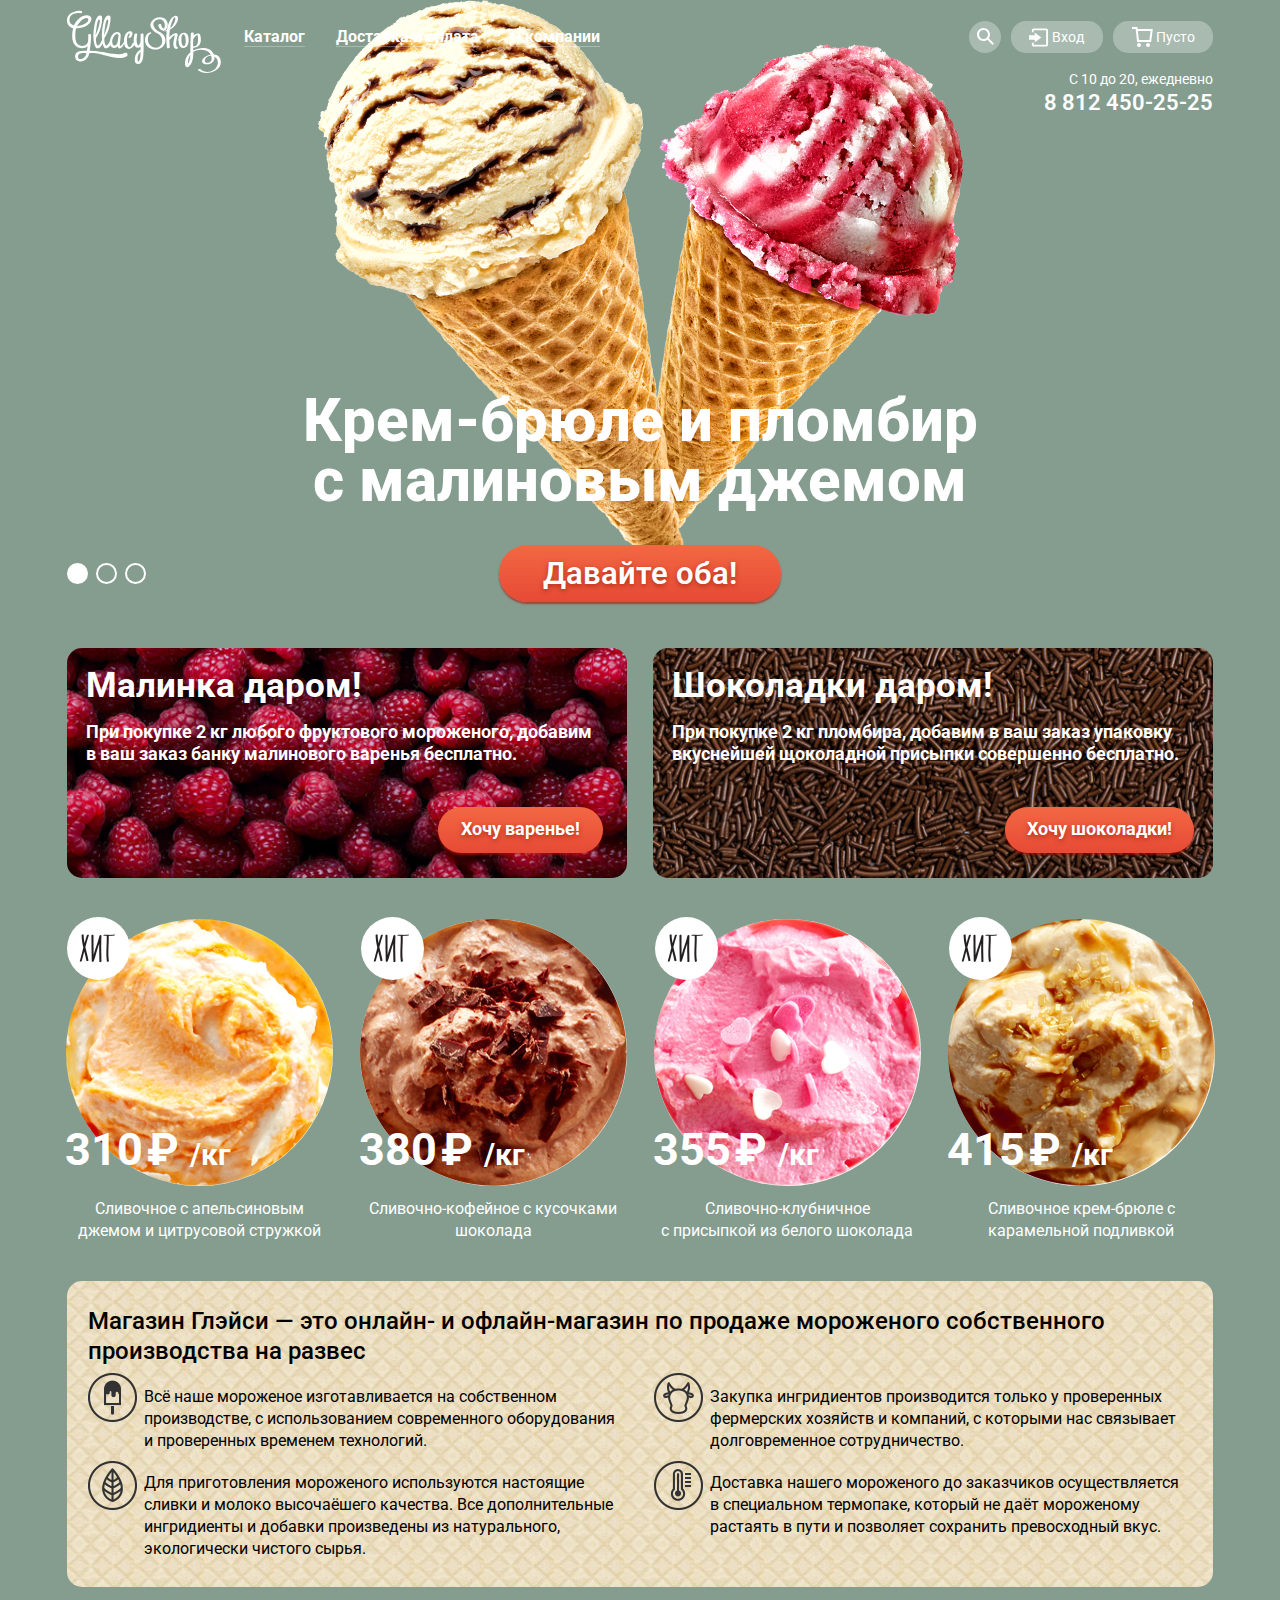
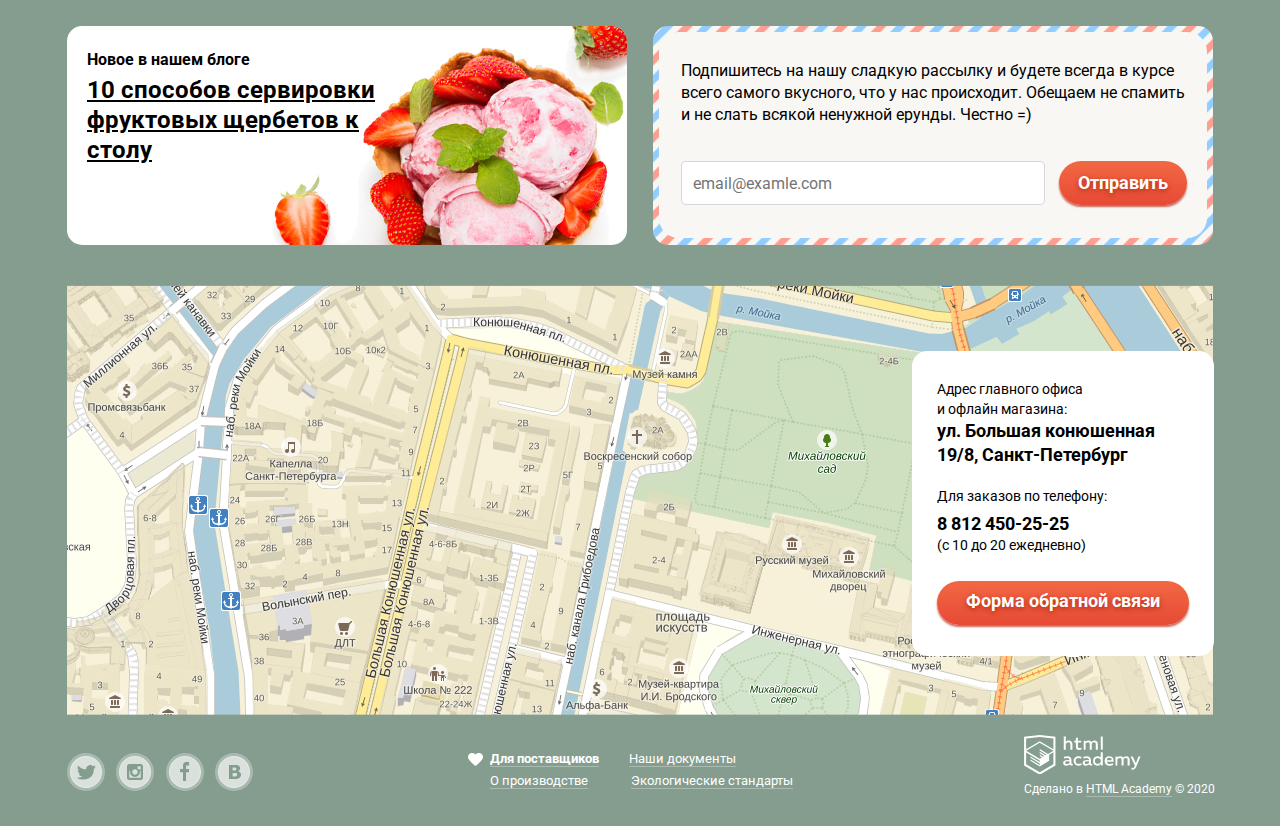
<file: index.html>
<!DOCTYPE html>
<html lang="ru">
<head>
  <meta charset="utf-8" />
  <title>Магазин мороженого Gllacy</title>
  <link rel="stylesheet"
    href="https://fonts.googleapis.com/css?family=Roboto:400,400i,500,500i,700,700i&display=swap&subset=cyrillic,cyrillic-ext" />
  <link rel="stylesheet" href="css/normalize.css" />
  <link rel="stylesheet" href="css/style-min.css" />
</head>
<body>
  <svg class="svg-sprite">
    <symbol viewBox="0 0 17 17" id="search">
      <path d="M16.958,15.527L11.75,10.32C12.533,9.247,13,7.93,13,6.5C13,2.91,10.09,0,6.5,0S0,2.91,0,6.5
		S2.91,13,6.5,13c1.438,0,2.763-0.473,3.839-1.263l5.205,5.204L16.958,15.527z M6.5,11C4.019,11,2,8.981,2,6.5S4.019,2,6.5,2
        S11,4.019,11,6.5S8.981,11,6.5,11z" />
    </symbol>
    <symbol viewBox="0 0 21 19" id="enter">
      <polygon points="6,14.875 12.917,9.5 6,4.125 6,7.042 -0.042,7.042 -0.042,11.959 6,11.959 	" />
      <path d="M18,0H5C3.9,0,3,0.9,3,2v2h2V2h13v15H5v-2H3v2c0,1.1,0.9,2,2,2h13c1.1,0,2-0.9,2-2V2C20,0.9,19.1,0,18,0z" />
    </symbol>
    <symbol viewBox="0 0 21 20" id="cart">
      <path d="M5.657,2.031L5.422,0H0v2h3.64l1.5,13h13.988l1.699-12.969H5.657z M17.372,13H6.922L5.888,4.031h12.66
    L17.372,13z" />
      <polygon fill="#E84D37" points="5.888,4.031 6.922,13 17.372,13 18.548,4.031 " />
      <circle cx="6.984" cy="18" r="2" />
      <circle cx="15.984" cy="18" r="2" />
    </symbol>
    <symbol viewBox="0 0 21 20" id="empty-cart">
      <path d="M5.657,2.031L5.422,0H0v2h3.64l1.5,13h13.988l1.699-12.969H5.657z M17.372,13H6.922L5.888,4.031h12.66
    L17.372,13z" />
      <!-- <polygon fill="#E84D37" points="5.888,4.031 6.922,13 17.372,13 18.548,4.031 "/> -->
      <circle cx="6.984" cy="18" r="2" />
      <circle cx="15.984" cy="18" r="2" />
    </symbol>
  </svg>
  <!--Шапка-->
  <header class="main-header">
    <div class="container header-line header-main">
      <img src="img/logo_main.svg" alt="gllacy logo" width="154" height="64" />
      <nav class="menu-nav">
        <ul class="menu-list">
          <!--Разделы сайта-->
          <li class="menu-list-item">
            <a href="#" class="menu-list-link">
              <span class="underline">Каталог</span>
            </a>
            <ul class="menu-sub-list">
              <li>
                <span>Новинки</span>
              </li>
              <li>
                <a href="catalog.html">Сливочное</a>
              </li>
              <li>
                <a href="#">Щербеты</a>
              </li>
              <li>
                <a href="#">Фруктовый лёд</a>
              </li>
              <li>
                <a href="#">Мелорин</a>
              </li>
            </ul>
          </li>
          <li class="menu-list-item">
            <a href="#" class="menu-list-link">
              <span class="underline">Доставка и оплата</span>
            </a>
          </li>
          <li class="menu-list-item">
            <a href="#" class="menu-list-link">
              <span class="underline">О компании</span>
            </a>
          </li>
        </ul>
        <ul class="menu-forms">
          <li class="view-form">
            <a href="#" class="btn-search">
              <svg class="svg-search" width="17" height="17">
                <use xlink:href="#search"></use>
              </svg>
            </a>
            <div class="modal-search">
              <h2 class="visually-hidden">Форма поиска</h2>
              <form action="https://echo.htmlacademy.ru">
                <div>
                  <label for="search-input" class="visually-hidden">
                  </label>
                  <input id="search-input" type="text" placeholder="Крем-брюле" />
                </div>
              </form>
            </div>
          </li>
          <li class="login-form">
            <!-- form="login" -->
            <a href="#" class="btn-login">
              <svg class="svg-enter" width="20" height="19">
                <use xlink:href="#enter"></use>
              </svg>
              <span>Вход</span>
            </a>
            <div class="modal-login">
              <form action="https://echo.htmlacademy.ru" method="post">
                <div>
                  <label for="email-input" class="visually-hidden">Электроная почта
                  </label>
                  <input type="text" name="email" id="email-input" placeholder="email@examle.com" />
                </div>
                <div>
                  <label for="password-input" class="visually-hidden">
                  </label>
                  <input type="password" name="password" id="password-input" placeholder="Пароль" />
                </div>
                <div class="login-active">
                  <button type="submit" class="btn-orange">
                    Войти
                  </button>
                  <ul>
                    <li>
                      <a href="#">Забыли пароль?</a>
                    </li>
                    <li>
                      <a href="#">Новая регистрация</a>
                    </li>
                  </ul>
                </div>
              </form>
            </div>
          </li>
          <li class="cart-form">
            <a href="#" class="btn-cart-empty">
              <svg class="svg-cart" width="21" height="20">
                <use xlink:href="#empty-cart"></use>
              </svg>
              <span class="value">Пусто</span>
            </a>
            <div class="modal-cart visually-hidden">
              <h3 class="visually-hidden">Корзина</h3>
              <div class="empty-label">
                <span>В корзине пока ничего нет</span>
              </div>
              <div class="modal-cart-footer">
                <p class="cart-total-price">
                  <span>Итого: 0 руб.</span>
                </p>
                <button class="btn btn-orange">
                  Оформить заказ
                </button>
              </div>
            </div>
          </li>
        </ul>
        <p class="schedule">
          С 10 до 20, ежедневно <br />
          <a href="tel:88124502525">8 812 450-25-25</a>
        </p>
      </nav>
    </div>
  </header>
  <main>
    <h1 class="visually-hidden">Интернет-магазин мороженного Glaccy</h1>
    <section class="carousel container">
      <h2 class="visually-hidden">Выбери своё!</h2>
      <!--Карусель-->
      <input class="visually-hidden" type="radio" id="product-1" name="toggle" checked />
      <input class="visually-hidden" type="radio" id="product-2" name="toggle" />
      <input class="visually-hidden" type="radio" id="product-3" name="toggle" />

      <div class="site-wrapper">
        <section class="slider">
          <div class="slider-controls">
            <label for="product-1">Первый</label>
            <label for="product-2">Второй</label>
            <label for="product-3">Третий</label>
          </div>
          <ul class="slider-list">
            <li class="slider-item slide" id="slide1">
              <h3 class="slide-title">
                Крем-брюле и пломбир с малиновым джемом
              </h3>
              <a class="button slide-button" href="#">
                Давайте оба!
              </a>
            </li>
            <li class="slider-item slide" id="slide2">
              <h3 class="slide-title">
                Шоколадный пломбир и лимонный сорбет
              </h3>
              <a class="button slide-button" href="#">
                Давайте оба!
              </a>
            </li>
            <li class="slider-item slide" id="slide3">
              <h3 class="slide-title">
                Пломбир с помадкой и клубничный щербет
              </h3>
              <a class="button slide-button" href="#">
                Давайте оба!
              </a>
            </li>
          </ul>
        </section>
      </div>
    </section>
    <div class="container">
      <section class="cards-bonus">
        <div class="card card-one">
          <h2>Малинка даром!</h2>
          <p>
            При покупке 2 кг любого фруктового мороженого,
            добавим в ваш заказ банку малинового варенья
            бесплатно.
          </p>
          <a href="#" class="btn btn-orange">
            Хочу варенье!
          </a>
        </div>
        <div class="card card-two">
          <h2>Шоколадки даром!</h2>
          <p>
            При покупке 2 кг пломбира, добавим в ваш заказ
            упаковку вкуснейшей щоколадной присыпки совершенно
            бесплатно.
          </p>
          <a href="#" class="btn btn-orange">
            Хочу шоколадки!
          </a>
        </div>
      </section>
    </div>
    <section class="icecream-bonus">
      <div class="container">
        <h2 class="visually-hidden">Список с мороженым</h2>
        <ul class="icecream-sorts">
          <li class="icecream-sorts-item">
            <img src="img/ice1.jpg" alt="Сливочное с апельсиновым джемом и цитрусовой стружкой" width="267"
              height="267" />
            <p class="price">
              310 <span class="rouble">₽</span>
              <span class="min-font">/кг</span>
            </p>
            <p class="item-description">
              <span class="des">
                Сливочное с апельсиновым <br />
                джемом и цитрусовой стружкой
              </span>
            </p>
            <a href="#" class="btn btn-orange">
              Быстрый просмотр
            </a>
          </li>
          <li class="icecream-sorts-item">
            <img src="img/ice2.jpg" alt="Сливочно-кофейное с кусочками шоколада" width="267" height="267" />
            <p class="price">
              380 <span class="rouble">₽</span>
              <span class="min-font">/кг</span>
            </p>
            <p class="item-description">
              <span class="des">
                Сливочно-кофейное с кусочками шоколада
              </span>
            </p>
            <a href="#" class="btn btn-orange">
              Быстрый просмотр
            </a>
          </li>
          <li class="icecream-sorts-item">
            <img src="img/ice3.jpg" alt="Сливочно-клубничное с присыпкой из белого шоколада" width="267" height="267" />
            <p class="price">
              355 <span class="rouble">₽</span>
              <span class="min-font">/кг</span>
            </p>
            <p class="item-description">
              <span class="des">
                Сливочно-клубничное<br />с присыпкой из
                белого шоколада
              </span>
            </p>
            <a href="#" class="btn btn-orange">
              Быстрый просмотр
            </a>
          </li>
          <li class="icecream-sorts-item">
            <img src="img/ice4.jpg" alt="Сливочное крем-брюле с карамельной подливкой" width="267" height="267" />
            <p class="price">
              415 <span class="rouble">₽</span>
              <span class="min-font">/кг</span>
            </p>
            <p class="item-description">
              <span class="des">
                Сливочное крем-брюле с карамельной подливкой
              </span>
            </p>
            <a href="#" class="btn btn-orange">
              Быстрый просмотр
            </a>
          </li>
        </ul>
      </div>
    </section>
    <div class="container">
      <section class="description">
        <h2>
          Магазин Глэйси — это онлайн- и офлайн-магазин по продаже
          мороженого собственного производства на развес
        </h2>
        <div class="about-us">
          <div class="short">
            <p>
              Всё наше мороженое изготавливается на
              собственном производстве, с использованием
              современного оборудования и проверенных временем
              технологий.
            </p>
          </div>
          <div class="short">
            <p>
              Закупка ингридиентов производится только у
              проверенных фермерских хозяйств и компаний, с
              которыми нас связывает долговременное
              сотрудничество.
            </p>
          </div>
          <div class="short">
            <p>
              Для приготовления мороженого используются
              настоящие сливки и молоко высочаёшего качества.
              Все дополнительные ингридиенты и добавки
              произведены из натурального, экологически
              чистого сырья.
            </p>
          </div>
          <div class="short">
            <p>
              Доставка нашего мороженого до заказчиков
              осуществляется в специальном термопаке, который
              не даёт мороженому растаять в пути и позволяет
              сохранить превосходный вкус.
            </p>
          </div>
        </div>
      </section>
    </div>
    <section class="additional-cards">
      <h2 class="visually-hidden">Сегодня в нашем блоке</h2>
      <div class="container">
        <article class="add-card news-card">
          <h2>Новое в нашем блоге</h2>
          <p>
            <a href="#">
              10 способов сервировки фруктовых щербетов к
              столу
            </a>
          </p>
        </article>
        <aside class="add-card subscribe-card">
          <div class="face-color">
            <p>
              Подпишитесь на нашу сладкую рассылку и будете
              всегда в курсе всего самого вкусного, что у нас
              происходит. Обещаем не спамить и не слать всякой
              ненужной ерунды. Честно =)
            </p>
            <form action="https://echo.htmlacademy.ru">
              <div class="subscribe-card-action">
                <label for="email-field" class="visually-hidden">
                  Почта
                </label>
                <input type="text" id="email-field" placeholder="email@examle.com" />
                <button type="submit" class="btn btn-orange">
                  Отправить
                </button>
              </div>
            </form>
          </div>
        </aside>
      </div>
    </section>
    <section class="map">
      <h3 class="visually-hidden">Карта</h3>
      <iframe class="imap"
        src="https://www.google.com/maps/embed?pb=!1m18!1m12!1m3!1d706.6142983638214!2d30.32328361800127!3d59.938662374727826!2m3!1f0!2f0!3f0!3m2!1i1024!2i768!4f13.1!3m3!1m2!1s0x4696310fca145cc1%3A0x42b32648d8238007!2z0JHQvtC70YzRiNCw0Y8g0JrQvtC90Y7RiNC10L3QvdCw0Y8g0YPQuy4sIDE5LzgsINCh0LDQvdC60YIt0J_QtdGC0LXRgNCx0YPRgNCzLCAxOTExODY!5e0!3m2!1sru!2sru!4v1584287093833!5m2!1sru!2sru"
        style="border:0;" allowfullscreen="" aria-hidden="false" tabindex="0"></iframe>
      <div class="static-map">
        <div class="metainf">
          <h2 class="visually-hidden">Как нас найти?</h2>
          <p class="adress">
            Адрес главного офиса <br />
            и офлайн магазина: <br />
          </p>
          <span class="adress-bold">
            ул. Большая конюшенная 19/8, Санкт-Петербург
          </span>
          <p class="phone">
            Для заказов по телефону:
            <a href="tel:8812450-25-25">8 812 450-25-25</a>
            <br />
            (с 10 до 20 ежедневно)
          </p>
          <a href="#" class="btn-orange btn-popup">
            Форма обратной связи
          </a>
        </div>
      </div>
    </section>
  </main>
  <footer class="main-footer">
    <div class="container footer-line">
      <div class="footer-social">
        <h3 class="visually-hidden">Наши соц. сети</h3>
        <ul class="social-list">
          <li class="social-list-item">
            <a href="#" class="social-link twitter">
              <span class="visually-hidden">Твиттер</span>
            </a>
          </li>
          <li class="social-list-item">
            <a href="#" class="social-link inst">
              <span class="visually-hidden">Инстаграмм</span>
            </a>
          </li>
          <li class="social-list-item">
            <a href="#" class="social-link fb">
              <span class="visually-hidden">Фейсбук</span>
            </a>
          </li>
          <li class="social-list-item">
            <a href="#" class="social-link vk">
              <span class="visually-hidden">
                Вконтакте
              </span>
            </a>
          </li>
        </ul>
      </div>
      <div class="footer-info">
        <h3 class="visually-hidden">Справочная информация</h3>
        <ul class="info-list">
          <li>
            <a href="#">
              <span class="suppliers underline">
                Для поставщиков
              </span>
            </a>
          </li>
          <li>
            <a href="#" class="underline">
              Наши документы
            </a>
          </li>
          <li>
            <a href="#" class="underline">
              О производстве
            </a>
          </li>
          <li>
            <a href="#" class="underline">
              Экологические стандарты
            </a>
          </li>
        </ul>
      </div>
      <div class="footer-logo">
        <a href="https://www.htmlacademy.ru">
          <img src="img/logo_html.svg" alt="HTML Academy logo" height="39" width="125" />
        </a>
        <p>
          Сделано в
          <a href="#"><span class="html-font underline">
              HTML Academy</span> </a>© 2020
        </p>
      </div>
    </div>
  </footer>
  <section class="popup">
    <h2>Мы обязательно вам ответим!</h2>
    <button type="button" class="popup-close"></button>
    <form action="https://echo.htmlacademy.ru">
      <div class="popup-name">
        <label for="popup-name" class="visually-hidden">Введите имя</label>
        <input type="text" name="user" id="popup-name" placeholder="Имя Фамилия" required />
      </div>
      <div class="popup-mail">
        <label for="popup-mail" class="visually-hidden">Почта</label>
        <input type="text" name="mail" id="popup-mail" placeholder="email@example.com" required />
      </div>
      <div class="popup-text">
        <label for="popuptext" class="visually-hidden">Вопрос</label>
        <textarea name="question-text" id="popuptext" rows="5" placeholder="В свободной форме" required></textarea>
      </div>
      <button type="submit" class="btn-orange">Отправить</button>
    </form>
  </section>
  <script src="js/script-min.js"></script>
</body>
</html>
</file>
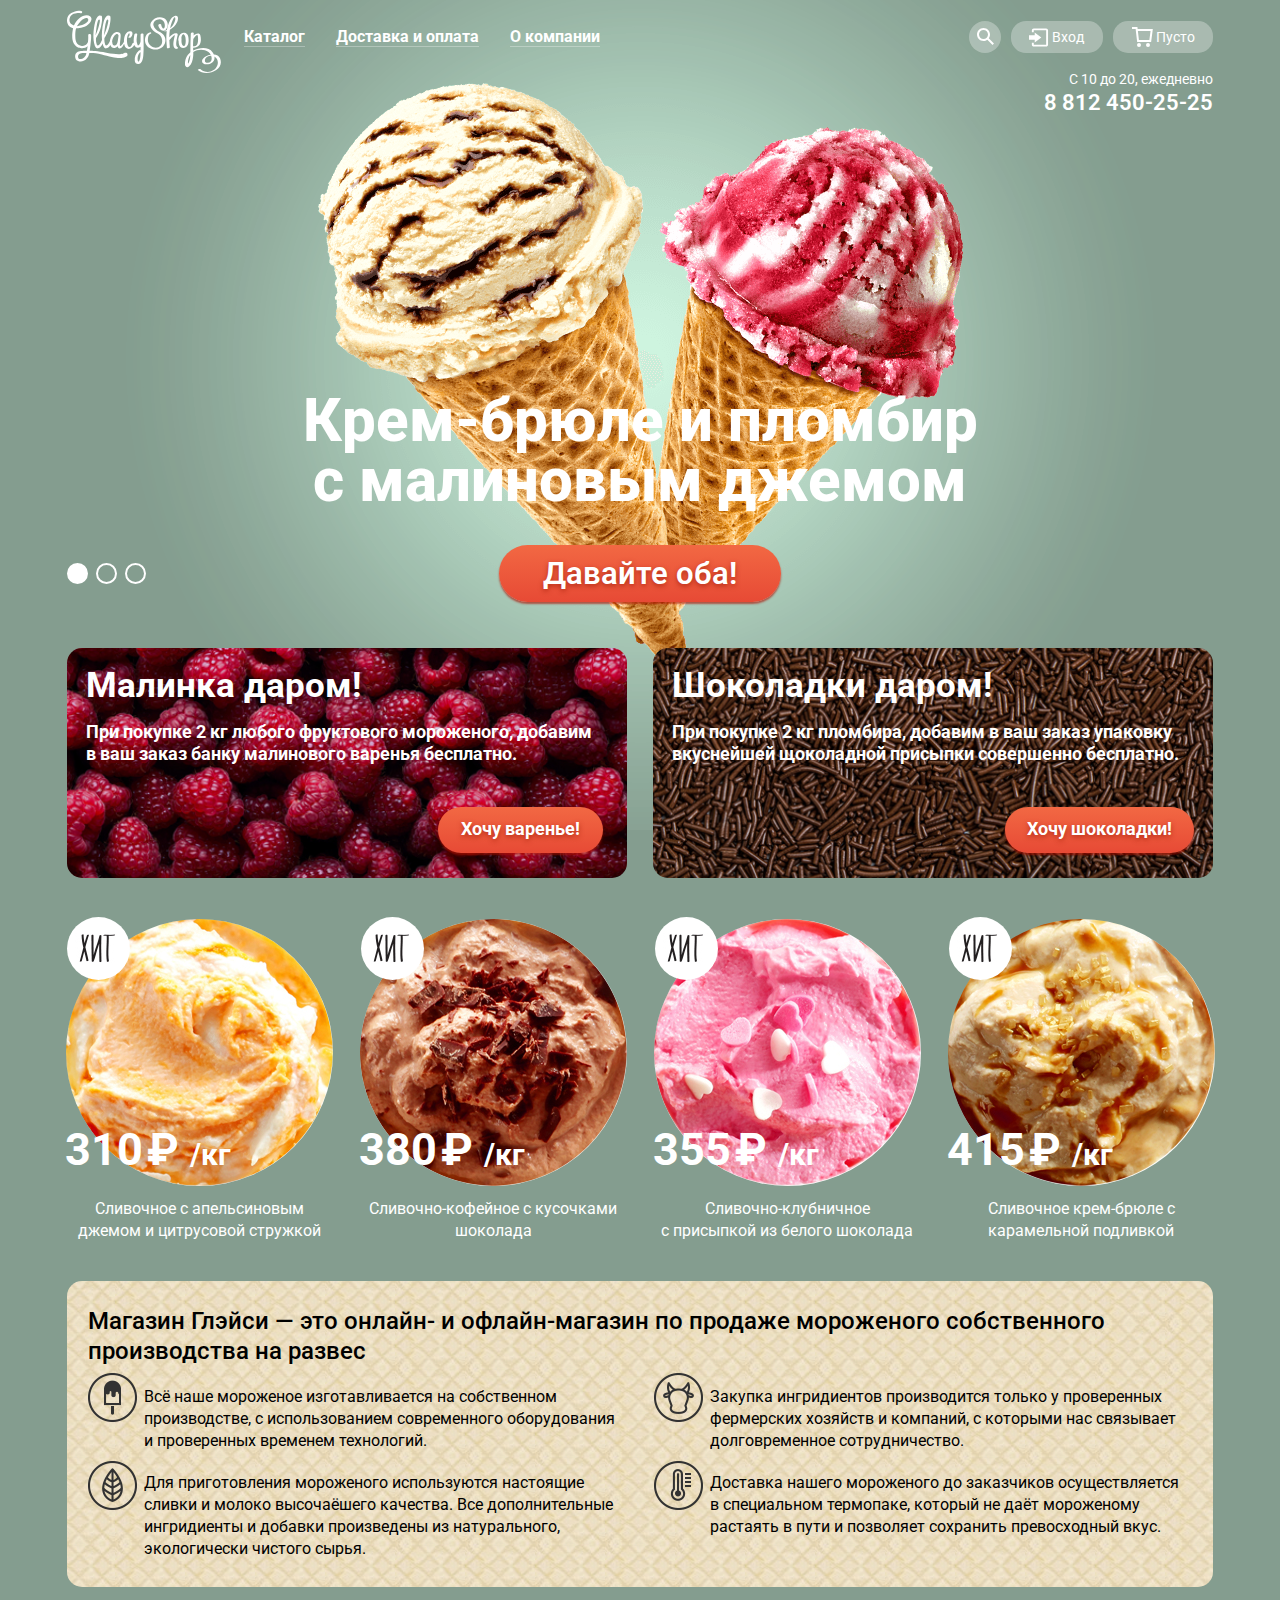
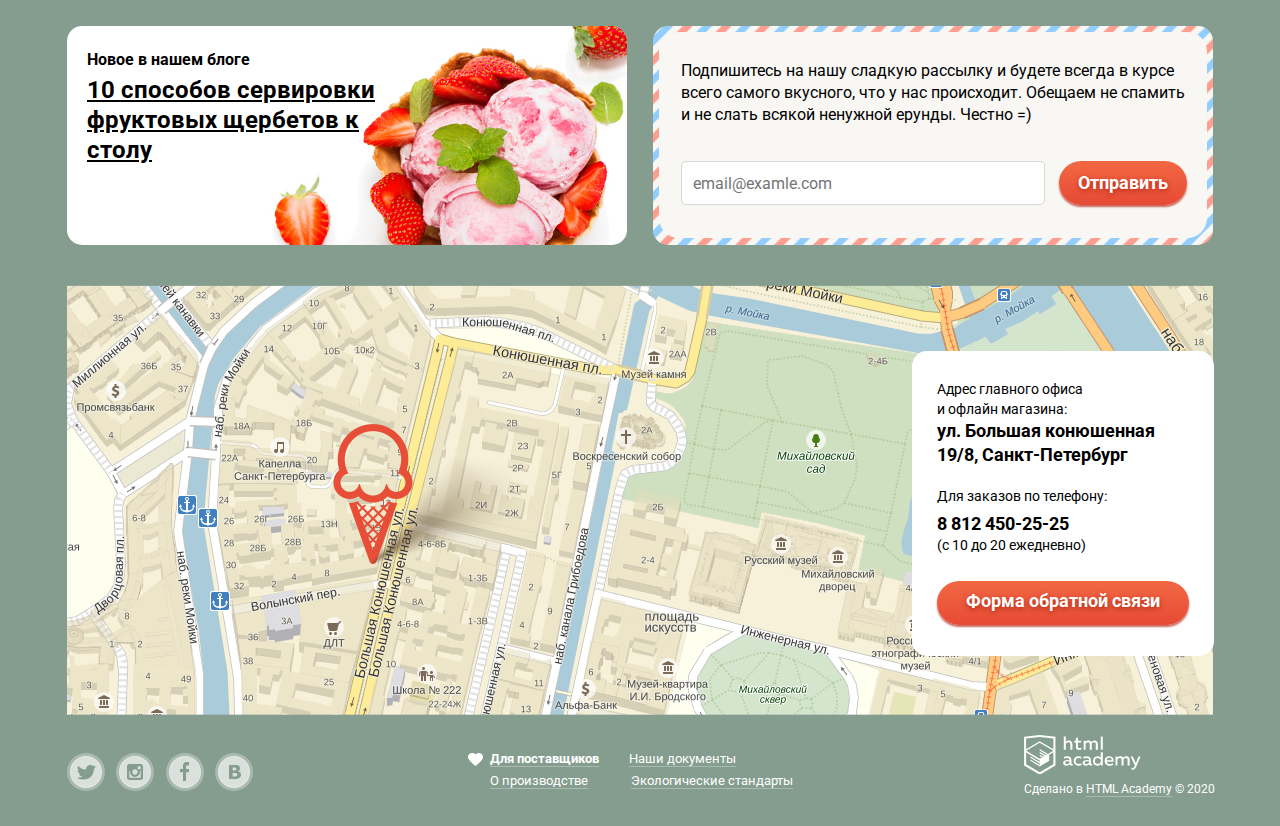
<file: docs/index.html>
<!DOCTYPE html>
<html lang="ru">
<head>
  <meta charset="utf-8" />
  <title>Магазин мороженого Gllacy</title>
  <link rel="stylesheet"
    href="https://fonts.googleapis.com/css?family=Roboto:400,400i,500,500i,700,700i&display=swap&subset=cyrillic,cyrillic-ext" />
  <link rel="stylesheet" href="css/normalize.css" />
  <link rel="stylesheet" href="css/style-min.css" />
</head>
<body>
  <svg class="svg-sprite">
    <symbol viewBox="0 0 17 17" id="search">
      <path d="M16.958,15.527L11.75,10.32C12.533,9.247,13,7.93,13,6.5C13,2.91,10.09,0,6.5,0S0,2.91,0,6.5
		S2.91,13,6.5,13c1.438,0,2.763-0.473,3.839-1.263l5.205,5.204L16.958,15.527z M6.5,11C4.019,11,2,8.981,2,6.5S4.019,2,6.5,2
        S11,4.019,11,6.5S8.981,11,6.5,11z" />
    </symbol>
    <symbol viewBox="0 0 21 19" id="enter">
      <polygon points="6,14.875 12.917,9.5 6,4.125 6,7.042 -0.042,7.042 -0.042,11.959 6,11.959 	" />
      <path d="M18,0H5C3.9,0,3,0.9,3,2v2h2V2h13v15H5v-2H3v2c0,1.1,0.9,2,2,2h13c1.1,0,2-0.9,2-2V2C20,0.9,19.1,0,18,0z" />
    </symbol>
    <symbol viewBox="0 0 21 20" id="cart">
      <path d="M5.657,2.031L5.422,0H0v2h3.64l1.5,13h13.988l1.699-12.969H5.657z M17.372,13H6.922L5.888,4.031h12.66
    L17.372,13z" />
      <polygon fill="#E84D37" points="5.888,4.031 6.922,13 17.372,13 18.548,4.031 " />
      <circle cx="6.984" cy="18" r="2" />
      <circle cx="15.984" cy="18" r="2" />
    </symbol>
    <symbol viewBox="0 0 21 20" id="empty-cart">
      <path d="M5.657,2.031L5.422,0H0v2h3.64l1.5,13h13.988l1.699-12.969H5.657z M17.372,13H6.922L5.888,4.031h12.66
    L17.372,13z" />
      <circle cx="6.984" cy="18" r="2" />
      <circle cx="15.984" cy="18" r="2" />
    </symbol>
  </svg>
  <header class="main-header">
    <div class="container header-line header-main">
      <img src="img/logo_main.svg" alt="gllacy logo" width="154" height="64" />
      <nav class="menu-nav">
        <ul class="menu-list">
          <li class="menu-list-item">
            <a href="#" class="menu-list-link">
              <span class="underline">Каталог</span>
            </a>
            <ul class="menu-sub-list">
              <li>
                <span>Новинки</span>
              </li>
              <li>
                <a href="catalog.html">Сливочное</a>
              </li>
              <li>
                <a href="#">Щербеты</a>
              </li>
              <li>
                <a href="#">Фруктовый лёд</a>
              </li>
              <li>
                <a href="#">Мелорин</a>
              </li>
            </ul>
          </li>
          <li class="menu-list-item">
            <a href="#" class="menu-list-link">
              <span class="underline">Доставка и оплата</span>
            </a>
          </li>
          <li class="menu-list-item">
            <a href="#" class="menu-list-link">
              <span class="underline">О компании</span>
            </a>
          </li>
        </ul>
        <ul class="menu-forms">
          <li class="view-form">
            <a href="#" class="btn-search">
              <svg class="svg-search" width="17" height="17">
                <use xlink:href="#search"></use>
              </svg>
            </a>
            <div class="modal-search">
              <h2 class="visually-hidden">Форма поиска</h2>
              <form action="https://echo.htmlacademy.ru">
                <div>
                  <label for="search-input" class="visually-hidden">
                  </label>
                  <input id="search-input" type="text" placeholder="Крем-брюле" />
                </div>
              </form>
            </div>
          </li>
          <li class="login-form">
            <a href="#" class="btn-login">
              <svg class="svg-enter" width="20" height="19">
                <use xlink:href="#enter"></use>
              </svg>
              <span>Вход</span>
            </a>
            <div class="modal-login">
              <form action="https://echo.htmlacademy.ru" method="post">
                <div>
                  <label for="email-input" class="visually-hidden">Электроная почта
                  </label>
                  <input type="text" name="email" id="email-input" placeholder="email@examle.com" />
                </div>
                <div>
                  <label for="password-input" class="visually-hidden">
                  </label>
                  <input type="password" name="password" id="password-input" placeholder="Пароль" />
                </div>
                <div class="login-active">
                  <button type="submit" class="btn-orange">
                    Войти
                  </button>
                  <ul>
                    <li>
                      <a href="#">Забыли пароль?</a>
                    </li>
                    <li>
                      <a href="#">Новая регистрация</a>
                    </li>
                  </ul>
                </div>
              </form>
            </div>
          </li>
          <li class="cart-form">
            <a href="#" class="btn-cart-empty">
              <svg class="svg-cart" width="21" height="20">
                <use xlink:href="#empty-cart"></use>
              </svg>
              <span class="value">Пусто</span>
            </a>
            <div class="modal-cart visually-hidden">
              <h3 class="visually-hidden">Корзина</h3>
              <div class="empty-label">
                <span>В корзине пока ничего нет</span>
              </div>
              <div class="modal-cart-footer">
                <p class="cart-total-price">
                  <span>Итого: 0 руб.</span>
                </p>
                <button class="btn btn-orange">
                  Оформить заказ
                </button>
              </div>
            </div>
          </li>
        </ul>
        <p class="schedule">
          С 10 до 20, ежедневно <br />
          <a href="tel:88124502525">8 812 450-25-25</a>
        </p>
      </nav>
    </div>
  </header>
  <main>
    <h1 class="visually-hidden">Интернет-магазин мороженного Glaccy</h1>
    <section class="carousel container">
      <h2 class="visually-hidden">Выбери своё!</h2>
      <input class="visually-hidden" type="radio" id="product-1" name="toggle" checked />
      <input class="visually-hidden" type="radio" id="product-2" name="toggle" />
      <input class="visually-hidden" type="radio" id="product-3" name="toggle" />

      <div class="site-wrapper">
        <section class="slider">
          <div class="slider-controls">
            <label for="product-1">Первый</label>
            <label for="product-2">Второй</label>
            <label for="product-3">Третий</label>
          </div>
          <ul class="slider-list">
            <li class="slider-item slide" id="slide1">
              <h3 class="slide-title">
                Крем-брюле и пломбир с малиновым джемом
              </h3>
              <a class="button slide-button" href="#">
                Давайте оба!
              </a>
            </li>
            <li class="slider-item slide" id="slide2">
              <h3 class="slide-title">
                Шоколадный пломбир и лимонный сорбет
              </h3>
              <a class="button slide-button" href="#">
                Давайте оба!
              </a>
            </li>
            <li class="slider-item slide" id="slide3">
              <h3 class="slide-title">
                Пломбир с помадкой и клубничный щербет
              </h3>
              <a class="button slide-button" href="#">
                Давайте оба!
              </a>
            </li>
          </ul>
        </section>
      </div>
    </section>
    <div class="container">
      <section class="cards-bonus">
        <div class="card card-one">
          <h2>Малинка даром!</h2>
          <p>
            При покупке 2 кг любого фруктового мороженого,
            добавим в ваш заказ банку малинового варенья
            бесплатно.
          </p>
          <a href="#" class="btn btn-orange">
            Хочу варенье!
          </a>
        </div>
        <div class="card card-two">
          <h2>Шоколадки даром!</h2>
          <p>
            При покупке 2 кг пломбира, добавим в ваш заказ
            упаковку вкуснейшей щоколадной присыпки совершенно
            бесплатно.
          </p>
          <a href="#" class="btn btn-orange">
            Хочу шоколадки!
          </a>
        </div>
      </section>
    </div>
    <section class="icecream-bonus">
      <div class="container">
        <h2 class="visually-hidden">Список с мороженым</h2>
        <ul class="icecream-sorts">
          <li class="icecream-sorts-item">
            <img src="img/ice1.jpg" alt="Сливочное с апельсиновым джемом и цитрусовой стружкой" width="267"
              height="267" />
            <p class="price">
              310 <span class="rouble">₽</span>
              <span class="min-font">/кг</span>
            </p>
            <p class="item-description">
              <span class="des">
                Сливочное с апельсиновым <br />
                джемом и цитрусовой стружкой
              </span>
            </p>
            <a href="#" class="btn btn-orange">
              Быстрый просмотр
            </a>
          </li>
          <li class="icecream-sorts-item">
            <img src="img/ice2.jpg" alt="Сливочно-кофейное с кусочками шоколада" width="267" height="267" />
            <p class="price">
              380 <span class="rouble">₽</span>
              <span class="min-font">/кг</span>
            </p>
            <p class="item-description">
              <span class="des">
                Сливочно-кофейное с кусочками шоколада
              </span>
            </p>
            <a href="#" class="btn btn-orange">
              Быстрый просмотр
            </a>
          </li>
          <li class="icecream-sorts-item">
            <img src="img/ice3.jpg" alt="Сливочно-клубничное с присыпкой из белого шоколада" width="267" height="267" />
            <p class="price">
              355 <span class="rouble">₽</span>
              <span class="min-font">/кг</span>
            </p>
            <p class="item-description">
              <span class="des">
                Сливочно-клубничное<br />с присыпкой из
                белого шоколада
              </span>
            </p>
            <a href="#" class="btn btn-orange">
              Быстрый просмотр
            </a>
          </li>
          <li class="icecream-sorts-item">
            <img src="img/ice4.jpg" alt="Сливочное крем-брюле с карамельной подливкой" width="267" height="267" />
            <p class="price">
              415 <span class="rouble">₽</span>
              <span class="min-font">/кг</span>
            </p>
            <p class="item-description">
              <span class="des">
                Сливочное крем-брюле с карамельной подливкой
              </span>
            </p>
            <a href="#" class="btn btn-orange">
              Быстрый просмотр
            </a>
          </li>
        </ul>
      </div>
    </section>
    <div class="container">
      <section class="description">
        <h2>
          Магазин Глэйси — это онлайн- и офлайн-магазин по продаже
          мороженого собственного производства на развес
        </h2>
        <div class="about-us">
          <div class="short">
            <p>
              Всё наше мороженое изготавливается на
              собственном производстве, с использованием
              современного оборудования и проверенных временем
              технологий.
            </p>
          </div>
          <div class="short">
            <p>
              Закупка ингридиентов производится только у
              проверенных фермерских хозяйств и компаний, с
              которыми нас связывает долговременное
              сотрудничество.
            </p>
          </div>
          <div class="short">
            <p>
              Для приготовления мороженого используются
              настоящие сливки и молоко высочаёшего качества.
              Все дополнительные ингридиенты и добавки
              произведены из натурального, экологически
              чистого сырья.
            </p>
          </div>
          <div class="short">
            <p>
              Доставка нашего мороженого до заказчиков
              осуществляется в специальном термопаке, который
              не даёт мороженому растаять в пути и позволяет
              сохранить превосходный вкус.
            </p>
          </div>
        </div>
      </section>
    </div>
    <section class="additional-cards">
      <h2 class="visually-hidden">Сегодня в нашем блоке</h2>
      <div class="container">
        <article class="add-card news-card">
          <h2>Новое в нашем блоге</h2>
          <p>
            <a href="#">
              10 способов сервировки фруктовых щербетов к
              столу
            </a>
          </p>
        </article>
        <aside class="add-card subscribe-card">
          <div class="face-color">
            <p>
              Подпишитесь на нашу сладкую рассылку и будете
              всегда в курсе всего самого вкусного, что у нас
              происходит. Обещаем не спамить и не слать всякой
              ненужной ерунды. Честно =)
            </p>
            <form action="https://echo.htmlacademy.ru">
              <div class="subscribe-card-action">
                <label for="email-field" class="visually-hidden">
                  Почта
                </label>
                <input type="text" id="email-field" placeholder="email@examle.com" />
                <button type="submit" class="btn btn-orange">
                  Отправить
                </button>
              </div>
            </form>
          </div>
        </aside>
      </div>
    </section>
    <section class="map">
      <h3 class="visually-hidden">Карта</h3>
      <iframe class="imap"
        src="https://www.google.com/maps/embed?pb=!1m18!1m12!1m3!1d706.6142983638214!2d30.32328361800127!3d59.938662374727826!2m3!1f0!2f0!3f0!3m2!1i1024!2i768!4f13.1!3m3!1m2!1s0x4696310fca145cc1%3A0x42b32648d8238007!2z0JHQvtC70YzRiNCw0Y8g0JrQvtC90Y7RiNC10L3QvdCw0Y8g0YPQuy4sIDE5LzgsINCh0LDQvdC60YIt0J_QtdGC0LXRgNCx0YPRgNCzLCAxOTExODY!5e0!3m2!1sru!2sru!4v1584287093833!5m2!1sru!2sru"
        style="border:0;" allowfullscreen="" aria-hidden="false" tabindex="0"></iframe>
      <div class="static-map">
        <div class="metainf">
          <h2 class="visually-hidden">Как нас найти?</h2>
          <p class="adress">
            Адрес главного офиса <br />
            и офлайн магазина: <br />
          </p>
          <span class="adress-bold">
            ул. Большая конюшенная 19/8, Санкт-Петербург
          </span>
          <p class="phone">
            Для заказов по телефону:
            <a href="tel:8812450-25-25">8 812 450-25-25</a>
            <br />
            (с 10 до 20 ежедневно)
          </p>
          <a href="#" class="btn-orange btn-popup">
            Форма обратной связи
          </a>
        </div>
      </div>
    </section>
  </main>
  <footer class="main-footer">
    <div class="container footer-line">
      <div class="footer-social">
        <h3 class="visually-hidden">Наши соц. сети</h3>
        <ul class="social-list">
          <li class="social-list-item">
            <a href="#" class="social-link twitter">
              <span class="visually-hidden">Твиттер</span>
            </a>
          </li>
          <li class="social-list-item">
            <a href="#" class="social-link inst">
              <span class="visually-hidden">Инстаграмм</span>
            </a>
          </li>
          <li class="social-list-item">
            <a href="#" class="social-link fb">
              <span class="visually-hidden">Фейсбук</span>
            </a>
          </li>
          <li class="social-list-item">
            <a href="#" class="social-link vk">
              <span class="visually-hidden">
                Вконтакте
              </span>
            </a>
          </li>
        </ul>
      </div>
      <div class="footer-info">
        <h3 class="visually-hidden">Справочная информация</h3>
        <ul class="info-list">
          <li>
            <a href="#">
              <span class="suppliers underline">
                Для поставщиков
              </span>
            </a>
          </li>
          <li>
            <a href="#" class="underline">
              Наши документы
            </a>
          </li>
          <li>
            <a href="#" class="underline">
              О производстве
            </a>
          </li>
          <li>
            <a href="#" class="underline">
              Экологические стандарты
            </a>
          </li>
        </ul>
      </div>
      <div class="footer-logo">
        <a href="https://www.htmlacademy.ru">
          <img src="img/logo_html.svg" alt="HTML Academy logo" height="39" width="125" />
        </a>
        <p>
          Сделано в
          <a href="#"><span class="html-font underline">
              HTML Academy</span> </a>© 2020
        </p>
      </div>
    </div>
  </footer>
  <section class="popup">
    <h2>Мы обязательно вам ответим!</h2>
    <button type="button" class="popup-close"></button>
    <form action="https://echo.htmlacademy.ru">
      <div class="popup-name">
        <label for="popup-name" class="visually-hidden">Введите имя</label>
        <input type="text" name="user" id="popup-name" placeholder="Имя Фамилия" required />
      </div>
      <div class="popup-mail">
        <label for="popup-mail" class="visually-hidden">Почта</label>
        <input type="text" name="mail" id="popup-mail" placeholder="email@example.com" required />
      </div>
      <div class="popup-text">
        <label for="popuptext" class="visually-hidden">Вопрос</label>
        <textarea name="question-text" id="popuptext" rows="5" placeholder="В свободной форме" required></textarea>
      </div>
      <button type="submit" class="btn-orange">Отправить</button>
    </form>
  </section>
  <script src="js/script-min.js"></script>
</body>
</html>
</file>
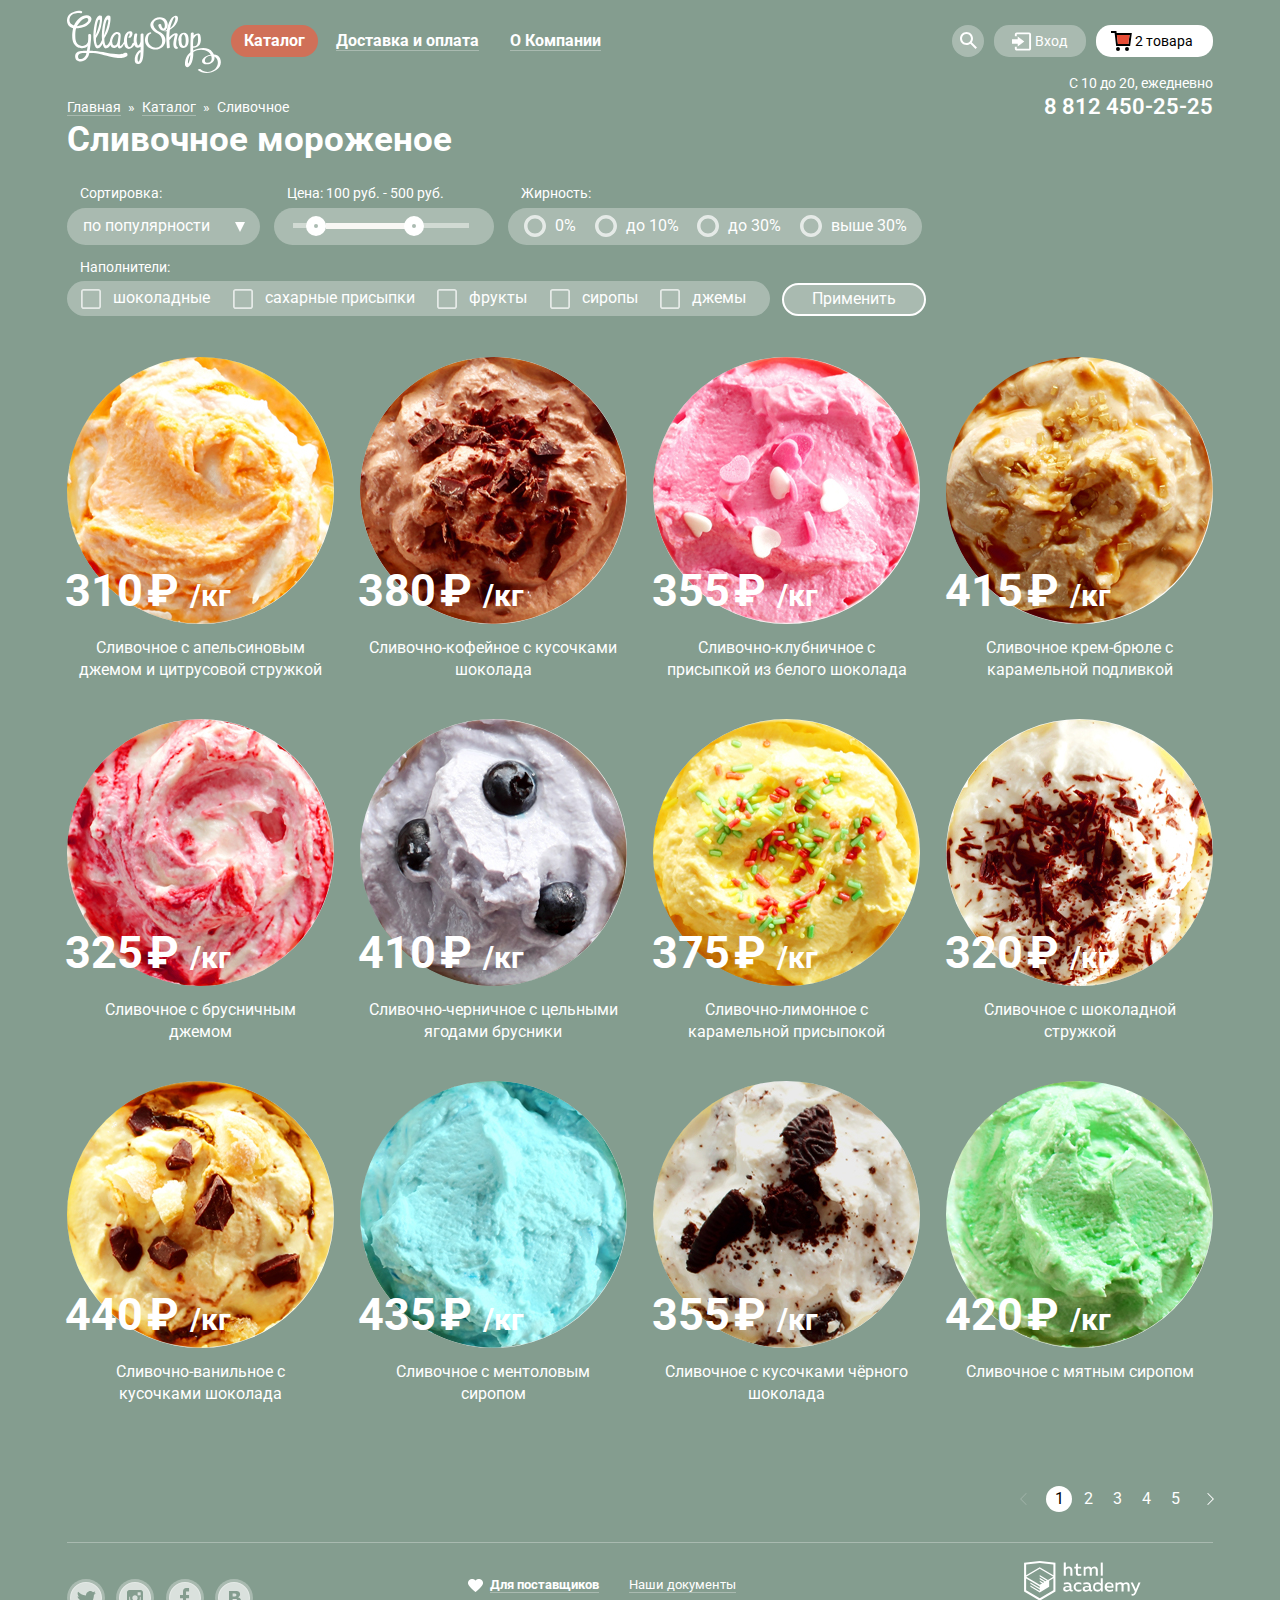
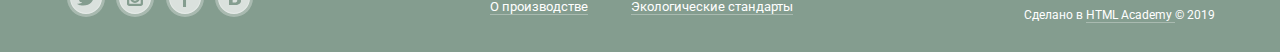
<file: catalog.html>
<!DOCTYPE html>
<html lang="ru">
<head>
  <meta charset="utf-8" />
  <title>Сливочное мороженое</title>
  <link rel="stylesheet"
    href="https://fonts.googleapis.com/css?family=Roboto:400,400i,500,500i,700,700i&display=swap&subset=cyrillic,cyrillic-ext" />
  <link rel="stylesheet" href="css/normalize.css" />
  <link rel="stylesheet" href="css/style-min.css" />
</head>
<body>
  <svg class="svg-sprite">
    <symbol viewBox="0 0 17 17" id="search">
      <path d="M16.958,15.527L11.75,10.32C12.533,9.247,13,7.93,13,6.5C13,2.91,10.09,0,6.5,0S0,2.91,0,6.5
            S2.91,13,6.5,13c1.438,0,2.763-0.473,3.839-1.263l5.205,5.204L16.958,15.527z M6.5,11C4.019,11,2,8.981,2,6.5S4.019,2,6.5,2
            S11,4.019,11,6.5S8.981,11,6.5,11z" />
    </symbol>
    <symbol viewBox="0 0 21 19" id="enter">
      <polygon points="6,14.875 12.917,9.5 6,4.125 6,7.042 -0.042,7.042 -0.042,11.959 6,11.959 	" />
      <path d="M18,0H5C3.9,0,3,0.9,3,2v2h2V2h13v15H5v-2H3v2c0,1.1,0.9,2,2,2h13c1.1,0,2-0.9,2-2V2C20,0.9,19.1,0,18,0z" />
    </symbol>
    <symbol viewBox="0 0 21 20" id="cart">
      <path d="M5.657,2.031L5.422,0H0v2h3.64l1.5,13h13.988l1.699-12.969H5.657z M17.372,13H6.922L5.888,4.031h12.66
        L17.372,13z" />
      <polygon fill="#E84D37" points="5.888,4.031 6.922,13 17.372,13 18.548,4.031 " />
      <circle cx="6.984" cy="18" r="2" />
      <circle cx="15.984" cy="18" r="2" />
    </symbol>
  </svg>
  <header class="main-header ">
    <div class="container header-line">
      <div>
        <a href="./index.html">
          <img src="img/logo_main.svg" alt="gllacy logo" width="154" height="64" /><span class="visually-hidden">Лого</span></a>
      </div>
      <nav class="menu-nav">
        <ul class="menu-list">
          <li class="menu-list-item">
            <a href="#" class="menu-list-link current">
              <span>Каталог</span></a>
            <ul class="menu-sub-list">
              <li>
                <span>Новинки</span>
              </li>
              <li>
                <a href="catalog.html" class="current_p">
                  Сливочное
                </a>
              </li>
              <li>
                <a href="#">Щербеты</a>
              </li>
              <li>
                <a href="#">Фруктовый лёд</a>
              </li>
              <li>
                <a href="#">Мелорин</a>
              </li>
            </ul>
          </li>
          <li class="menu-list-item">
            <a href="#" class="menu-list-link">
              <span class="underline">Доставка и оплата</span>
            </a>
          </li>
          <li class="menu-list-item">
            <a href="#" class="menu-list-link">
              <span class="underline">О Компании</span>
            </a>
          </li>
        </ul>
        <ul class="menu-forms">
          <li class="view-form">
            <a href="#" class="btn-search">
              <svg class="svg-search" width="17" height="17">
                <use xlink:href="#search"></use>
              </svg>
            </a>
            <div class="modal-search">
              <h2 class="visually-hidden">Форма поиска</h2>
              <form action="https://echo.htmlacademy.ru">
                <div>
                  <label for="search-input" class="visually-hidden">Поиск</label>
                  <input id="search-input" type="text" placeholder="Крем-брюле" />
                </div>
              </form>
            </div>
          </li>
          <li class="login-form">
            <a href="#" class="btn-login">
              <svg class="svg-enter" width="20" height="19">
                <use xlink:href="#enter"></use>
              </svg>
              <span>Вход</span>
            </a>
            <div class="modal-login">
              <form action="https://echo.htmlacademy.ru" method="post">
                <div>
                  <label for="email-input" class="visually-hidden">Электроная почта</label>
                  <input type="text" name="email" id="email-input" placeholder="email@examle.com" />
                </div>
                <div>
                  <label for="password-input" class="visually-hidden">Пароль</label>
                  <input type="password" name="password" id="password-input" placeholder="Пароль" />
                </div>
                <div class="login-active">
                  <button type="submit" class="btn-orange">
                    Войти
                  </button>
                  <ul>
                    <li>
                      <a href="#">
                        Забыли пароль?
                      </a>
                    </li>
                    <li>
                      <a href="#">
                        Новая регистрация
                      </a>
                    </li>
                  </ul>
                </div>
              </form>
            </div>
          </li>
          <li class="cart-form">
            <a href="#" class="btn-cart">
              <svg class="svg-cart" width="21" height="20">
                <use xlink:href="#cart"></use>
              </svg>
              <span>2 товара</span>
            </a>
            <div class="modal-cart visually-hidden">
              <h3 class="visually-hidden">Корзина</h3>
              <ul class="modal-cart-list">
                <li class="modal-cart-item-1">
                  <button type="button" class="cart-delete"> <span class="visually-hidden">Удалить позицию</span> </button>
                  <img src="img/preview-1.jpg" alt="Превью выбора" width="33" height="33" class="preview" />
                  <p class="cart-item-description">
                    Пломбир с апельсиновым джемом
                  </p>
                  <p class="cart-item-price">
                    1,5кг х <span>200 руб.</span>
                  </p>
                  <span>300 руб.</span>
                </li>
                <li class="modal-cart-item-2">
                  <button type="button" class="cart-delete"> <span class="visually-hidden">Удалить позицию</span> </button>
                  <img src="img/preview-2.jpg" alt="Превью выбора" width="33" height="33" class="preview" />
                  <p class="cart-item-description">
                    Клубничный пломбир с присыпкой из
                    белого шоколада
                  </p>
                  <p class="cart-item-price">
                    1,5кг х <span>300 руб.</span>
                  </p>
                  <span>450 руб.</span>
                </li>
              </ul>
              <div class="modal-cart-footer">
                <p class="cart-total-price">
                  <span>Итого: 750 руб.</span>
                </p>
                <button class="btn btn-orange">
                  Оформить заказ
                </button>
              </div>
            </div>
          </li>
        </ul>
        <p class="schedule">
          С 10 до 20, ежедневно <br />
          <a href="tel:88124502525">8 812 450-25-25</a>
        </p>
      </nav>
    </div>
  </header>
  <main>
    <section class="sub-navigation">
      <div class="container">
        <ul class="sub-navigation-list">
          <li class="underline">
            <a href="index.html">Главная</a>
          </li>
          <li><span>»</span></li>
          <li class="underline"><a href="#">Каталог</a></li>
          <li><span>»</span></li>
          <li>Сливочное</li>
        </ul>
        <h2>Сливочное мороженое</h2>
      </div>
    </section>
    <section class="filters">
      <h3 class="visually-hidden">Фильтры выбора</h3>
      <div class="container">
        <form method="get" action="https://echo.htmlacademy.ru">
          <fieldset class="sort-field">
            <legend>Сортировка:</legend>
            <div class="sort-view">
              <select name="sort-options">
                <option value="popular" selected>по популярности</option>
                <option value="new">по новизне</option>
                <option value="cheap-first">сначала недорогие</option>
                <option value="expensive-first">сначала дорогие</option>
                <option value="fat-sort">по жирности
                </option>
              </select>
            </div>
          </fieldset>
          <fieldset class="price-volume">
            <legend>Цена: 100 руб. - 500 руб.</legend>
            <div class="range">
              <div class="range-line">
                <div class="range-line-inner">
                  <input class="visually-hidden" type="number" name="number" id="range-number-min" />
                  <label class="label label-left" for="range-number-min">
                    <span class="dot"></span>
                    <span class="visually-hidden">Цена вниз</span>
                  </label>
                  <input class="visually-hidden" type="number" name="number" id="range-number-max" />
                  <label class="label label-right" for="range-number-max">
                    <span class="dot"></span>
                    <span class="visually-hidden">Цена вверх</span>
                  </label>
                </div>
              </div>
            </div>
          </fieldset>
          <fieldset class="fat-field">
            <legend>Жирность:</legend>
            <ul class="fat-radio-list">
              <li class="zero-per">
                <label for="0per" class="fat-radio">
                  <input id="0per" type="radio" name="fat-select" value="0" />
                  <span class="radio-indicator" tabindex="0"></span>0%
                </label>
              </li>
              <li class="ten-per">
                <label for="10per" class="fat-radio">
                  <input id="10per" type="radio" name="fat-select" value="10" />
                  <span class="radio-indicator" tabindex="0"></span>до 10%
                </label>
              </li>
              <li class="lt30-per">
                <label for="lt30" class="fat-radio">
                  <input id="lt30" type="radio" name="fat-select" value="lt30" />
                  <span class="radio-indicator" tabindex="0"></span>до 30%
                </label>
              </li>
              <li class="gt30-per">
                <label for="gt30" class="fat-radio">
                  <input id="gt30" type="radio" name="fat-select" value="gt30" />
                  <span class="radio-indicator" tabindex="0"></span>выше 30%
                </label>
              </li>
            </ul>
          </fieldset>
          <fieldset class="fill-field">
            <legend>Наполнители:</legend>
            <ul class="filling-checkbox-list">
              <li class="chock-select first">
                <label for="chocolate" class="fill-checkbox">
                  <input id="chocolate" type="checkbox" name="chocolate" value="chocolate" class="visually-hidden" />
                  <span class="fill-checkbox-indicator" tabindex="0"></span>
                  шоколадные
                </label>
              </li>
              <li class="sugar-select">
                <label for="sugar" class="fill-checkbox">
                  <input id="sugar" type="checkbox" name="sugar" value="sugar" class="visually-hidden" />
                  <span class="fill-checkbox-indicator" tabindex="0"></span>
                  сахарные присыпки
                </label>
              </li>
              <li class="fruits-select">
                <label for="fruits" class="fill-checkbox">
                  <input id="fruits" type="checkbox" name="fruits" value="fruits" class="visually-hidden" />
                  <span class="fill-checkbox-indicator" tabindex="0"></span>
                  фрукты
                </label>
              </li>
              <li class="syrup-select">
                <label for="syrup" class="fill-checkbox">
                  <input id="syrup" type="checkbox" name="syrup" value="syrup" class="visually-hidden" />
                  <span class="fill-checkbox-indicator" tabindex="0"></span>
                  сиропы
                </label>
              </li>
              <li class="jam-select">
                <label for="jam" class="fill-checkbox">
                  <input id="jam" type="checkbox" name="jam" value="jam" class="visually-hidden" />
                  <span class="fill-checkbox-indicator" tabindex="0"></span>
                  джемы
                </label>
              </li>
            </ul>
          </fieldset>
          <button type="submit" class="btn btn-filter">
            Применить
          </button>
        </form>
      </div>
    </section>
    <section class="icecream-menu">
      <h2 class="visually-hidden">
        Выбор мороженого в нашем магазине
      </h2>
      <div class="container">
        <ul class="icecream-menu-list">
          <li class="icecream-menu-item">
            <div>
              <img src="img/ice1.jpg" alt="Сливочное с апельсиновым
          джемом и цитрусовой стружкой" width="267" height="267" />
            </div>
            <p class="catalog-price">
              310 <span class="rouble">₽</span>
              <span class="min-font">/кг</span>
            </p>
            <p class="catalog-description ">
              <span class="des">
                Сливочное с апельсиновым джемом и цитрусовой
                стружкой
              </span>
            </p>
            <button class="btn btn-orange">
              Быстрый просмотр
            </button>
          </li>
          <li class="icecream-menu-item">
            <div>
              <img src="img/ice2.jpg" alt="Сливочно-кофейное с кусочками
                    шоколада" width="267" height="267" />
            </div>
            <p class="catalog-price">
              380 <span class="rouble">₽</span>
              <span class="min-font">/кг</span>
            </p>
            <p class="catalog-description ">
              <span class="des">
                Сливочно-кофейное с кусочками шоколада
              </span>
            </p>
            <button class="btn btn-orange">
              Быстрый просмотр
            </button>
          </li>
          <li class="icecream-menu-item">
            <div>
              <img src="img/ice3.jpg" alt="Сливочно-клубничное с
                    присыпкой из белого шоколада" width="267" height="267" />
            </div>
            <p class="catalog-price">
              355 <span class="rouble">₽</span>
              <span class="min-font">/кг</span>
            </p>
            <p class="catalog-description ">
              <span class="des">
                Сливочно-клубничное с <br />
                присыпкой из белого шоколада
              </span>
            </p>
            <button class="btn btn-orange">
              Быстрый просмотр
            </button>
          </li>
          <li class="icecream-menu-item">
            <div>
              <img src="img/ice4.jpg" alt="Сливочное крем-брюле с
                    карамельной подливкой" width="267" height="267" />
            </div>
            <p class="catalog-price">
              415 <span class="rouble">₽</span>
              <span class="min-font">/кг</span>
            </p>
            <p class="catalog-description">
              <span class="des">
                Сливочное крем-брюле с карамельной подливкой
              </span>
            </p>
            <button class="btn btn-orange">
              Быстрый просмотр
            </button>
          </li>
          <li class="icecream-menu-item">
            <div>
              <img src="img/ice5.jpg" alt="Сливочное с брусничным
                    джемом" width="267" height="267" />
            </div>
            <p class="catalog-price">
              325 <span class="rouble">₽</span>
              <span class="min-font">/кг</span>
            </p>
            <p class="catalog-description ">
              <span class="des">
                Сливочное с брусничным джемом
              </span>
            </p>
            <button class="btn btn-orange">
              Быстрый просмотр
            </button>
          </li>
          <li class="icecream-menu-item">
            <div>
              <img src="img/ice6.jpg" alt="Сливочно-черничное с цельными
                    ягодами брусники" width="267" height="267" />
            </div>
            <p class="catalog-price">
              410 <span class="rouble">₽</span>
              <span class="min-font">/кг</span>
            </p>
            <p class="catalog-description ">
              <span class="des">
                Сливочно-черничное с цельными ягодами
                брусники
              </span>
            </p>
            <button class="btn btn-orange">
              Быстрый просмотр
            </button>
          </li>
          <li class="icecream-menu-item">
            <div>
              <img src="img/ice7.jpg" alt="Сливочно-лимонное с
                    карамельной присыпокой" width="267" height="267" />
            </div>
            <p class="catalog-price">
              375 <span class="rouble">₽</span>
              <span class="min-font">/кг</span>
            </p>
            <p class="catalog-description ">
              <span class="des">
                Сливочно-лимонное с карамельной присыпокой
              </span>
            </p>
            <button class="btn btn-orange">
              Быстрый просмотр
            </button>
          </li>
          <li class="icecream-menu-item">
            <div>
              <img src="img/ice8.jpg" alt="Сливочное с шоколадной
                    стружкой" width="267" height="267" />
            </div>
            <p class="catalog-price">
              320 <span class="rouble">₽</span>
              <span class="min-font">/кг</span>
            </p>
            <p class="catalog-description ">
              <span class="des">
                Сливочное с шоколадной стружкой
              </span>
            </p>
            <button class="btn btn-orange">
              Быстрый просмотр
            </button>
          </li>
          <li class="icecream-menu-item">
            <div>
              <img src="img/ice9.jpg" alt="Сливочно-ванильное с
                    кусочками шоколада" width="267" height="267" />
            </div>
            <p class="catalog-price">
              440 <span class="rouble">₽</span>
              <span class="min-font">/кг</span>
            </p>
            <p class="catalog-description ">
              <span class="des">
                Сливочно-ванильное с кусочками шоколада
              </span>
            </p>
            <button class="btn btn-orange">
              Быстрый просмотр
            </button>
          </li>
          <li class="icecream-menu-item">
            <div>
              <img src="img/ice10.jpg" alt="Сливочное с ментоловым
                    сиропом" width="267" height="267" />
            </div>
            <p class="catalog-price">
              435 <span class="rouble">₽</span>
              <span class="min-font">/кг</span>
            </p>
            <p class="catalog-description ">
              <span class="des">
                Сливочное с ментоловым сиропом
              </span>
            </p>
            <button class="btn btn-orange">
              Быстрый просмотр
            </button>
          </li>
          <li class="icecream-menu-item">
            <div>
              <img src="img/ice11.jpg" alt="Сливочное с кусочками чёрного
                    шоколада" width="267" height="267" />
            </div>
            <p class="catalog-price">
              355 <span class="rouble">₽</span>
              <span class="min-font">/кг</span>
            </p>
            <p class="catalog-description ">
              <span class="des">
                Сливочное с кусочками чёрного шоколада
              </span>
            </p>
            <button class="btn btn-orange">
              Быстрый просмотр
            </button>
          </li>
          <li class="icecream-menu-item">
            <div>
              <img src="img/ice12.jpg" alt="Сливочное с мятным сиропом" width="267" height="267" />
            </div>
            <p class="catalog-price">
              420 <span class="rouble">₽</span>
              <span class="min-font">/кг</span>
            </p>
            <p class="catalog-description ">
              <span class="des">Сливочное с мятным сиропом
              </span>
            </p>
            <button class="btn btn-orange">
              Быстрый просмотр
            </button>
          </li>
        </ul>
      </div>
    </section>
    <section>
      <h4 class="visually-hidden">Следующие страницы</h4>
      <div class="container">
        <ul class="pagination-list">
          <li><a href="#" class="page-1">1</a></li>
          <li><a href="#">2</a></li>
          <li><a href="#">3</a></li>
          <li><a href="#">4</a></li>
          <li><a href="#">5</a></li>
        </ul>
      </div>
    </section>
  </main>
  <footer class="main-footer">
    <div class="container footer-line">
      <div class="footer-social">
        <h3 class="visually-hidden">Наши соц. сети</h3>
        <ul class="social-list">
          <li class="social-list-item">
            <a href="#" class="social-link twitter">
              <span class="visually-hidden">Твиттер</span>
            </a>
          </li>
          <li class="social-list-item">
            <a href="#" class="social-link inst">
              <span class="visually-hidden">Инстаграмм</span>
            </a>
          </li>
          <li class="social-list-item">
            <a href="#" class="social-link fb">
              <span class="visually-hidden">Фейсбук</span>
            </a>
          </li>
          <li class="social-list-item">
            <a href="#" class="social-link vk">
              <span class="visually-hidden">
                Вконтакте
              </span>
            </a>
          </li>
        </ul>
      </div>
      <div class="footer-info">
        <h3 class="visually-hidden">Справочная информация</h3>
        <ul class="info-list">
          <li>
            <a href="#">
              <span class="suppliers underline">
                Для поставщиков
              </span>
            </a>
          </li>
          <li>
            <a href="#" class="underline">
              Наши документы
            </a>
          </li>
          <li>
            <a href="#" class="underline">
              О производстве
            </a>
          </li>
          <li>
            <a href="#" class="underline">
              Экологические стандарты
            </a>
          </li>
        </ul>
      </div>
      <div class="footer-logo">
        <a href="https://www.htmlacademy.ru">
          <img src="img/logo_html.svg" alt="HTML Academy logo" height="39" width="125" />
        </a>
        <p>
          Сделано в
          <a href="#">
            <span class="html-font underline">
              HTML Academy
            </span>
          </a>
          © 2019
        </p>
      </div>
    </div>
  </footer>
</body>
</html>
</file>
<file: css/style-min.css>
@keyframes bounce{0%{transform:translateY(-2000px)}70%{transform:translateY(30px)}90%{transform:translateY(-10px)}to{transform:translateY(0)}}@keyframes shake{0%,to{transform:translateX(0)}10%,30%,50%,70%,90%{transform:translateX(-10px)}20%,40%,60%,80%{transform:translateX(10px)}}body{padding:0;background-color:#849d8f;font-family:"Roboto","Arial",sans-serif;font-weight:400;font-size:16px;line-height:17px;color:#fff}img{max-width:100%;height:auto}.visually-hidden{display:none}.container{padding-left:27px;padding-right:27px;width:1200px;box-sizing:border-box;margin:0 auto}.underline{border-bottom:1px solid rgba(255,255,255,.3)}main .underline:focus,main .underline:hover{border-bottom:1px solid #ffbc9e;opacity:.3}.svg-sprite{display:none}.btn-orange{width:189px;height:46px;color:#fff;font-family:inherit;font-size:18px;line-height:24px;font-weight:700;border:0;border-radius:50px;background:linear-gradient(to bottom,#f26843 0,#e74a35 100%);text-shadow:0 2px 5px rgba(160,32,11,.76);box-shadow:0 2px 2px rgba(172,16,0,.64);cursor:pointer;text-align:center}.btn-orange:focus,.btn-orange:hover{outline:0;background:linear-gradient(to bottom,#f58669 0,#ec6f5e 100%);box-shadow:0 2px 2px #ac1000}.btn-orange:active{box-shadow:inset 0 2px 2px #ac1000;background:linear-gradient(to bottom,#d84732 0,#e1613e 100%)}.header-line{display:flex;justify-content:space-between;flex-wrap:wrap;padding-top:10px}.header-main{padding-top:6px}.header-main img{z-index:10}.menu-list,.menu-nav{display:flex;justify-content:space-between;align-items:center;margin:0}.menu-nav{position:relative;flex-grow:1;padding-top:0;z-index:2}.menu-nav li{list-style:none}.menu-nav a{color:inherit}.menu-list{min-width:352px;font-size:16px;line-height:18px;font-weight:700;box-sizing:content-box;padding-left:5px}.menu-list-item{padding-bottom:10px;margin-left:5px}.menu-list-link{display:block;text-decoration:none;padding:7px 13px;border-radius:20px}.menu-list-link:focus,.menu-list-link:hover{outline:0;color:#000;max-height:32px;background-color:#fff;box-sizing:content-box;padding:7px 13px}.menu-list-link:active{box-shadow:inset 0 2px 1px 0 #696969}.menu-sub-list{display:none;position:absolute;color:#000;background-color:#f8f7f4;padding-left:0;margin-top:3px;height:171px;width:143px;border:1px solid transparent;border-radius:5px;box-sizing:border-box;box-shadow:0 20px 20px 0 rgba(0,0,0,.4);z-index:2}.menu-list-item:first-child:focus .menu-sub-list,.menu-list-item:first-child:hover .menu-sub-list{display:block}.menu-sub-list li{box-sizing:border-box;font-size:14px;font-weight:400;line-height:16px}.menu-sub-list li:first-child{border-bottom:1px solid rgba(0,0,0,.2);margin-bottom:8px;font-weight:700;padding:10px 15px;cursor:pointer}.menu-sub-list li:first-child:focus,.menu-sub-list li:first-child:hover{background-color:#fbded7}.menu-sub-list a:focus,.menu-sub-list a:hover{background-color:#fbded7}.menu-sub-list a:active{background-color:#f6b5a5}.menu-sub-list a{display:block;text-decoration:none;padding:6px 17px 6px 21px}.menu-forms{display:flex;align-self:flex-start;margin:15px 0 0;min-width:245px;position:relative}.menu-forms>li{margin-left:10px;padding-bottom:25px}.btn-search{display:inline-block;vertical-align:middle;box-sizing:border-box;height:32px;width:32px;border:0 solid transparent;border-radius:50%;background-position:center;background-repeat:no-repeat;background-color:rgba(255,255,255,.3);cursor:pointer;padding-left:8px;padding-bottom:15px}.btn-search:focus,.btn-search:hover{background-color:#fff}.svg-search{position:relative;top:7px;fill:#fff}.btn-search:focus .svg-search,.btn-search:hover .svg-search{fill:#000}.login-form,.view-form{position:relative}.modal-search{display:none;position:absolute;right:0;top:40px;width:341px;height:84px;box-sizing:border-box;padding:20px 15px;background-color:#f8f7f4;border-radius:7px;box-shadow:0 20px 20px 0 rgba(0,0,0,.4);z-index:2}.view-form:focus .modal-search,.view-form:hover .modal-search{display:block}.btn-login,.modal-search input{font-size:14px;line-height:24px;color:#999;box-sizing:border-box;padding:15px;width:311px;height:44px;border:1px solid #d3d3d2;border-radius:5px}.btn-login{display:inline-block;vertical-align:middle;text-decoration:none;color:#fff;line-height:16px;height:32px;width:92px;border:0;border-radius:15px;padding:7px 18px;background-color:rgba(255,255,255,.3);cursor:pointer}.btn-cart-empty span,.btn-login span{position:relative;bottom:5px}.btn-cart-empty:focus,.btn-cart-empty:hover,.btn-login:focus,.btn-login:hover{background-color:#fff;color:#000}.btn-cart-empty .svg-cart,.svg-enter{fill:#fff}.btn-login:focus .svg-enter,.btn-login:hover .svg-enter{fill:#000}.modal-login{display:none;position:absolute;right:0;top:40px;width:280px;height:214px;box-sizing:border-box;padding:20px;background-color:#f8f7f4;border-radius:5px;box-shadow:0 20px 20px 0 rgba(0,0,0,.4);z-index:3}.login-form:focus .modal-login,.login-form:hover .modal-login{display:block}.btn-cart-empty,.modal-login input{box-sizing:border-box;font-size:14px}.modal-login input{width:241px;height:44px;padding:19px 16px;line-height:24px;color:#999;border:1px solid #d3d3d2;border-radius:5px;margin-bottom:20px}.login-active{display:flex;justify-content:space-between;width:242px;color:#000;font-size:13px;line-height:24px}.login-active ul{padding:0;margin:0}.login-active button{width:100px;height:44px}.btn-cart-empty{display:inline-block;vertical-align:middle;text-decoration:none;height:32px;width:100px;line-height:16px;color:#fff;border:0;border-radius:15px;padding:6px 8px;background-color:rgba(255,255,255,.3);cursor:pointer;text-align:center}.cart-form:hover .modal-cart{display:block}.btn-cart-empty:focus .svg-cart,.btn-cart-empty:hover .svg-cart,.btn-cart:focus .svg-cart,.btn-cart:hover .svg-cart{fill:#000}.empty-label{height:111px}.empty-label span,.menu-forms .btn-cart{display:inline-block;vertical-align:middle}.empty-label span{position:relative;top:50%;left:calc(50% - 144px);font-size:24px;color:gray;font-style:italic}.menu-forms .btn-cart,.modal-cart{box-sizing:border-box;line-height:16px;color:#000}.menu-forms .btn-cart{text-decoration:none;height:32px;width:117px;font-size:14px;border:0;border-radius:15px;padding:6px 15px;background-color:#fff;cursor:pointer}.btn-cart span{position:relative;bottom:5px}.svg-cart{fill:#000}.modal-cart{display:none;position:absolute;top:40px;right:0;width:540px;min-height:242px;font-size:13px;padding:20px 15px 18px 16px;background-color:#f8f7f4;border-radius:5px;box-shadow:0 20px 20px 0 rgba(0,0,0,.4);z-index:3}.btn-cart:focus+.modal-cart,.btn-cart:hover+.modal-cart,.icecream-sorts-item:focus::before,.icecream-sorts-item:hover::before{display:block}.modal-cart-item p,.modal-cart-list{margin:0;padding:0}.modal-cart-list{border-bottom:1px solid #cacac7;min-height:110px}.modal-cart-item-1,.modal-cart-item-2{display:flex;justify-content:flex-start;align-items:center;position:relative;padding:0}.modal-cart-item-2{margin:0}.modal-cart-item-1{margin:0 0 20px}.cart-delete{width:11px;height:11px;margin-right:14px;border:0;background-color:transparent;cursor:pointer;position:relative}.cart-delete::after,.cart-delete::before{position:absolute;top:7px;content:"";background-color:#000;width:1px;height:12px}.cart-delete::before{transform:rotate(45deg)}.cart-delete::after{transform:rotate(-45deg)}.preview{margin-right:14px;background-color:#ff0;border-radius:50%}.cart-item-description{margin:0 32px 0 0;width:216px;min-height:13px}.cart-item-price{width:93px;min-height:13px;margin:0 29px 0 0}.cart-item-price span{color:#999}.modal-cart-item>span{width:49px;min-height:13px}.modal-cart-footer{height:93px;text-align:right;border:1px solid transparent}.cart-total-price{margin:16px 0 14px;font-size:15px;font-weight:700;line-height:18px}.modal-cart-footer btn{height:44px;width:170px}.schedule{position:absolute;right:0;top:65px;font-size:14px;line-height:16px;text-align:right;min-width:168px;min-height:40px;margin:0 0 10px;z-index:2}.schedule a{display:inline-block;vertical-align:middle;margin-top:4px;color:#fff;text-decoration:none;font-size:22px;line-height:24px;font-weight:600}.carousel{position:relative;bottom:0;height:570px;z-index:1}.site-wrapper{background-color:#849d8f;background-image:url(../img/slider-item1.png);background-position:top center}.site-wrapper::after,.site-wrapper::before{content:"";visibility:hidden}.site-wrapper,.site-wrapper::after,.site-wrapper::before{position:absolute;top:-78px;left:0;z-index:-15;height:830px;min-width:1200px;background-repeat:no-repeat;transition:background-image .5s ease,background-color .5s ease}.site-wrapper::before{background-image:url(../img/slider-item2.png)}.site-wrapper::after{background-image:url(../img/slider-item3.png)}.slider{position:relative;padding-top:321px;text-align:center;color:#fff}.slider-list{margin:0;padding:0;list-style:none}.slide-title{position:relative;top:70px;right:0;width:700px;margin:0 auto 27px;font-size:60px;line-height:60px;font-weight:800}.slide-button,.slider-controls label{display:inline-block;vertical-align:top;cursor:pointer}.slide-button{position:relative;top:77px;right:0;padding:8px 44px;font-weight:600;font-size:31px;line-height:41px;text-align:center;color:#fff;text-decoration:none;text-shadow:0 2px 5px rgba(160,32,11,.76);background:#f26843;background:linear-gradient(to bottom,#f26843 0,#e74a35 100%);border-radius:50px;box-shadow:0 2px 2px rgba(172,16,0,.64);border:0}.button:hover{background:linear-gradient(to bottom,#f58669 0,#ec6f5e 100%);box-shadow:0 2px 2px #ac1000}.button:active{background:linear-gradient(to bottom,#d84732 0,#e1613e 100%);box-shadow:inset 0 2px 2px #ac1000}.slider-controls label{width:17px;height:17px;margin-right:8px;background-color:transparent;border:2px solid #fff;border-radius:50%}.slider-controls{position:absolute;bottom:-59px;left:27px;z-index:20;font-size:0}.slide{display:none}#product-1:checked~.site-wrapper #slide1,#product-2:checked~.site-wrapper #slide2,#product-3:checked~.site-wrapper #slide3{display:block}#product-1:checked~.site-wrapper label[for=product-1],#product-2:checked body,#product-2:checked~.site-wrapper label[for=product-2],#product-3:checked~.site-wrapper label[for=product-3]{background-color:#fff}#product-1:checked~.site-wrapper{background-color:#849d8f;background-image:url(../img/slider-item1.png)}#product-2:checked~.site-wrapper{background-image:url(../img/slider-item2.png)}#product-3:checked~.site-wrapper{background-image:url(../img/slider-item3.png)}.cards-bonus .card{border:0 solid transparent;border-radius:15px;min-height:229px;width:560px;padding:17px 26px 24px 19px;font-size:18px;font-weight:700;box-sizing:border-box;background-color:#d35376;background-repeat:repeat-y;background-position:center;background-size:150%;overflow:hidden;z-index:2}.cards-bonus{display:flex;justify-content:space-between;flex-wrap:wrap}.card h2{font-size:35px;line-height:41px;margin:0 0 15px}.card p,.short p{font-size:18px;line-height:22px;margin:0 0 42px}.card .btn{display:inline-block;vertical-align:middle;text-decoration:none;box-sizing:border-box;padding-top:10px}.card-one .btn-orange{max-width:165px;min-height:46px;margin-left:352px;margin-bottom:1px}.card-two .btn-orange{width:189px;margin-left:333px}.card-one{background-image:url(../img/rasp_back.jpg)}.card-two{background-image:url(../img/choc_back.jpg)}.icecream-bonus{min-height:330px;position:relative;bottom:6px}.icecream-bonus .container{width:1230px}.icecream-sorts{display:flex;justify-content:space-between;padding:0;margin-top:40px;margin-bottom:0}.icecream-sorts-item{position:relative;list-style:none;width:294px;text-align:center;padding-bottom:70px;z-index:100}.icecream-sorts-item::before{display:none;background-color:#fff;content:"";position:absolute;z-index:-1;left:-5px;width:294px;height:calc(100% + 0px);opacity:.3;border-radius:10px}.icecream-sorts-item img{border-radius:50%;background-color:#feebc9;background-position:center;margin-top:7px;z-index:1}.icecream-sorts-item::after{content:" ";background-image:url(../img/hit.jpg);background-repeat:no-repeat;background-color:#fff;position:absolute;height:63px;width:63px;top:5px;left:15px;border-radius:50%}.price{display:inline;margin:0;font-size:45px;line-height:45px;font-weight:700;position:absolute;top:215px;left:13px}.min-font{font-size:30px;font-weight:700}.item-description{position:relative;top:4px;line-height:22px;margin:5px}.icecream-sorts-item:hover .des{border-bottom:1px solid rgba(255,255,255,.3)}.icecream-sorts-item .btn-orange{text-decoration:none;display:none;position:absolute;vertical-align:middle;box-sizing:border-box;margin:0;left:50%;transform:translateX(-50%);bottom:15px;width:200px;height:44px;padding-top:10px}.icecream-sorts-item:hover .btn-orange{display:inline-block}.description{position:relative;bottom:8px;min-height:306px;margin-top:-30px;box-sizing:border-box;padding:25px 32px 27px 21px;border-radius:15px;background-image:url(../img/wayfer_back.jpg);background-repeat:repeat;background-position:center;background-color:#ffe7e1;color:#000}.description h2{font-size:24px;line-height:30px;font-weight:500;margin:0;letter-spacing:normal}.about-us{display:flex;max-width:1092px;justify-content:space-between;flex-wrap:wrap;margin:0}.short{max-width:476px;padding:10px 0 0 56px;margin:10px -6px 0 0;position:relative}.short p{padding:0;margin:0;font-size:16px}.short:first-child:after{content:url(../img/ici.png);position:absolute;left:0;top:-3px;width:49px;height:49px}.short:nth-child(2):after,.short:nth-child(3)::after{content:url(../img/cow.png);position:absolute;left:0;top:-3px;width:49px;height:49px}.short:nth-child(3)::after{content:url(../img/leaf.png);top:-1px}.short:last-child:after{content:url(../img/term.png);position:absolute;left:0;top:-1px;width:49px;height:49px}.additional-cards .container{display:flex;justify-content:space-between;flex-wrap:wrap;margin-top:31px}.news-card{min-height:219px}.news-card,.subscribe-card{border-radius:15px;width:560px;box-sizing:border-box;color:#000}.news-card{padding:23px 250px 50px 20px;background-image:url(../img/straw_back.jpg);background-color:#fff;background-repeat:no-repeat}.news-card h2{margin:0 0 4px;font-size:16px;line-height:22px}.news-card p{margin:0;font-size:24px;font-weight:700;line-height:30px}.news-card a{color:#000}.news-card a:hover{color:#e84d37}.subscribe-card{padding:6px;background-image:url(../img/post_back.jpg);background-position:center;background-repeat:repeat-y;background-color:#f5f5f5;min-height:219px}.subscribe-card .face-color{background-color:#f8f7f4;border-radius:20px;border:1px solid transparent;padding:27px 19px 0 21px;min-height:177px}.subscribe-card p{line-height:22px;margin:0 0 32px}.subscribe-card input{border:solid 1px rgba(178,178,178,.52);border-radius:5px;width:368px;height:20px;font-size:16px;padding:11px}.subscribe-card .btn-orange{box-sizing:border-box;margin-left:14px;height:44px;width:138px}.subscribe-card-action{display:flex;align-items:center;height:50px}.static-map{position:relative;background-image:url(../img/map.png);margin:40px auto 2px;width:1146px;min-height:430px}.imap,.metainf{position:absolute}.imap{left:0;width:100%;height:430px;z-index:1}.metainf{padding:28px 25px 31px;top:66px;right:-1px;width:302px;min-height:305px;background-color:#fff;color:#000;border-radius:15px;box-sizing:border-box;text-align:left;z-index:6}.metainf,.metainf p{font-size:14px;line-height:20px}.adress{padding:0;margin:0}.adress-bold,.btn-popup,.phone a{display:inline-block;vertical-align:middle}.adress-bold{font-size:18px;line-height:24px;font-weight:700;margin-bottom:19px}.btn-popup,.phone a{text-decoration:none}.phone a{color:inherit;font-size:18px;line-height:22px;font-weight:700;margin-top:7px;margin-bottom:0}.phone{display:block;padding:0;margin:0 0 26px}.btn-popup{box-sizing:border-box;padding-top:8px;width:252px;height:44px;z-index:1}.footer-line,.social-list{display:flex;justify-content:space-between}.footer-line{padding-top:10px;padding-bottom:30px;padding-right:10px;min-height:55px}.filters li,.main-footer li{list-style:none}.social-list{margin:0;padding:26px 0 0;min-width:186px;min-height:38px}.social-list-item{height:38px;width:38px;border-radius:50%;background-color:rgba(255,255,255,.3);background-position:center;cursor:pointer;position:relative}.social-link,.social-list-item:after{background-position:center;position:absolute}.social-list-item:after{content:"";top:4px;left:4px;height:30px;width:30px;background-color:#849d8f;border-radius:50%}.social-link{background-repeat:no-repeat;top:3px;left:3px;height:32px;width:32px;opacity:.7;z-index:1}.social-link:focus,.social-link:hover{opacity:1;outline:0}.social-link:active{opacity:.9}.twitter{background-image:url(../img/twitter.svg)}.inst{background-image:url(../img/inst.svg)}.fb{background-image:url(../img/fb.svg)}.vk{background-image:url(../img/vk.svg)}.info-list{position:relative;padding:22px 0 0;margin:0 0 0 22px;max-width:312px;min-height:44px;display:flex;align-items:flex-start;flex-wrap:wrap}.info-list li:nth-child(2n){margin-left:30px}.info-list a{text-decoration:none;color:#fff;font-size:13px;line-height:18px}.info-list a:focus,.info-list a:hover{color:#ffbc9e;outline:0}.info-list li:nth-child(3){min-width:99px;margin-right:12px}.suppliers{font-weight:700}.suppliers::before{position:absolute;top:26px;left:-22px;content:url(../img/heart_ico.png);width:15px;height:13px}.footer-logo{height:61px;width:200px;padding-top:8px;margin-right:13px}.footer-logo img{height:39px;width:125px}.footer-logo a{text-decoration:none}.html-font{color:#fff}.html-font:focus,.html-font:hover,.sub-navigation-list a:focus,.sub-navigation-list a:hover{color:#ffbc9e}.footer-logo p{margin:3px 0 0 7px;font-size:12px;line-height:18px}.current{color:#fff;background-color:#d07058;box-sizing:content-box;padding:7px 13px}.current:focus,.current:hover{color:#fff;background-color:#d07058;box-sizing:content-box;padding:7px 13px}.menu-sub-list .current_p{color:#fff;background-color:#d07058}.menu-sub-list .current_p:focus,.menu-sub-list .current_p:hover{color:#fff;background-color:#d07058}.sub-navigation{margin-top:17px}.sub-navigation-list{display:flex;position:relative;padding:0;list-style:none;font-size:14px;line-height:16px;margin:0 0 3px}.sub-navigation-list li:not(:first-child),.sub-navigation-list>span{margin-left:7px}.sub-navigation-list a{color:#fff;text-decoration:none}.sub-navigation h2{font-size:35px;line-height:41px;margin:0 0 25px}.filters .container{max-width:1200px}.filters form{display:flex;flex-wrap:wrap}.filters legend,.sort-field legend{margin:0 0 0 13px;font-size:14px;font-family:inherit;color:#fff}.sort-field{border:0;padding-left:0;width:193px;margin:0}.sort-view,.sort-view select{height:37px;width:193px;border-radius:20px}.sort-view{position:relative;background-color:#a9bab0;overflow:hidden;background-repeat:no-repeat}.sort-view select{padding-left:16px;color:#fff;font-family:inherit;font-size:16px;background-color:transparent;border:0;outline:0;cursor:pointer;-webkit-appearance:none}.sort-view select:focus,.sort-view select:hover,.sort-view:focus::after>.sort-options,.sort-view:hover::after>.sort-options{color:#000}.sort-options{position:relative;background:0 0;-webkit-appearance:none}.sort-view:focus::after,.sort-view:hover::after{border-color:#000 transparent transparent}.sort-view::after{content:"";position:absolute;top:14px;right:15px;border-style:solid;border-width:10px 5.5px 0;border-color:#fff transparent transparent;z-index:1;cursor:pointer}.sort-view:hover select{color:#000}.price-volume{border:0;width:219px;height:57px;padding-left:0}.range{position:relative;width:220px;height:37px;background-color:#aabbb1;border-radius:50px}.range-line{position:absolute;top:15px;left:19px;width:176px;height:5px;background-color:#d1dad3}.range-line-inner{position:absolute;top:0;left:33px;width:88px;height:6px;background-color:#f8f7f4}.dot,.label{border-radius:50%}.label{cursor:pointer;position:absolute;width:20px;height:20px;background-color:#fff;top:-7px}.dot{display:inline-block;vertical-align:middle;position:relative;top:1px;left:8px;width:4px;height:4px;background-color:#aabbb1;z-index:100}.label-left{left:-20px}.label-right{left:78px}.fat-field{border:0;min-width:414px;padding-left:0;margin:0}.fat-radio-list{display:flex;justify-content:space-between;align-items:baseline;box-sizing:border-box;min-height:37px;min-width:414px;background-color:rgba(255,255,255,.3);margin:0;padding:9px 15px 7px;border-radius:30px;font-size:16px;line-height:18px}.fat-radio-list li{position:relative;padding-left:32px}.fat-radio{cursor:pointer}.fat-radio input,.fill-checkbox input{display:none}.radio-indicator{content:url(../img/radio-off.svg);position:absolute;left:1px;top:-2px;height:22px;width:22px;opacity:.7}.fill-checkbox-indicator:focus,.fill-checkbox-indicator:hover,.radio-indicator:focus,.radio-indicator:hover{opacity:1;outline:0}.gt30-per input[type=radio]:checked+.radio-indicator,.lt30-per input[type=radio]:checked+.radio-indicator,.ten-per input[type=radio]:checked+.radio-indicator,.zero-per input[type=radio]:checked+.radio-indicator{content:url(../img/radio-on.svg)}.fill-field{border:0;padding-left:0;min-width:703px;margin:0}.fill-field legend{padding-top:1px}.filling-checkbox-list{display:flex;justify-content:space-between;font-size:16px;line-height:18px;padding:8px 24px 7px 11px;border-radius:30px;margin:0;box-sizing:border-box;min-height:35px;min-width:703px;background-color:rgba(255,255,255,.3)}.filling-checkbox-list li:not(.first){margin-left:15px}.filling-checkbox-list li{padding-left:31px;position:relative}.fill-checkbox{cursor:pointer;margin-left:4px}.fill-checkbox-indicator{content:url(../img/checkbox-off.svg);position:absolute;top:0;left:3px;height:20px;width:20px;opacity:.7}.chock-select input[type=checkbox]:checked+.fill-checkbox-indicator,.fruits-select input[type=checkbox]:checked+.fill-checkbox-indicator,.jam-select input[type=checkbox]:checked+.fill-checkbox-indicator,.sugar-select input[type=checkbox]:checked+.fill-checkbox-indicator,.syrup-select input[type=checkbox]:checked+.fill-checkbox-indicator{content:url(../img/checkbox-on.png);width:23px;height:20px}.btn-filter{align-self:flex-end;position:relative;bottom:10px;color:#fff;width:144px;height:33px;background-color:rgba(255,255,255,.3);font-family:inherit;font-size:16px;border:2px solid #fff;border-radius:30px;padding:10px auto 13px;cursor:pointer}.btn-filter:focus,.btn-filter:hover{color:#000;background-color:#fff;outline:0}.btn-filter:active{border:0;box-shadow:inset 0 2px 1px 0 #696969}.icecream-menu-list{padding:0;box-sizing:border-box;max-width:1200px;display:flex;justify-content:space-between;flex-wrap:wrap;margin-top:23px;margin-bottom:51px}.icecream-menu-item{list-style:none;width:284px;border:1px solid transparent;text-align:center;position:relative;margin-bottom:29px}.icecream-menu .container{max-width:1200px;padding:0 17px}.icecream-menu-item img{border-radius:50%;background-position:center;background-color:#ff8c00;margin-top:7px}.icecream-menu-item::before{display:none;background-color:#fff;content:"";position:absolute;z-index:-1;top:0;left:0;width:284px;height:calc(100% + 70px);opacity:.3;border-radius:10px}.icecream-menu-item:focus::before,.icecream-menu-item:hover::before{display:block}.icecream-menu-item:hover .des{border-bottom:1px solid rgba(255,255,255,.3)}.icecream-menu-item:hover{z-index:10}.catalog-price{position:absolute;top:218px;left:7px;display:inline;margin:0;font-size:45px;line-height:45px;font-weight:700}.rouble{margin-left:-7px}.catalog-price .min-font{font-size:30px;font-weight:700}.catalog-description{position:relative;max-width:274px;line-height:22px;top:5px;text-align:center;margin:5px;padding:0 10px}.icecream-menu-item .btn-orange{display:none;position:absolute;margin:0;left:50%;transform:translateX(-50%);bottom:-55px;z-index:1}.icecream-menu-list li:hover .btn-orange{display:block}.pagination-list{display:flex;justify-content:flex-end;align-items:flex-end;position:relative;border-bottom:1px solid rgba(255,255,255,.3);list-style-type:none;margin:0;padding-bottom:30px;padding-right:25px}.pagination-list li{margin-left:3px;position:relative}.page-1{background-color:#fff;color:#000;border-radius:20px;height:26px;width:26px}.page-1:hover{color:#000;outline:0}.pagination-list a{display:block;text-decoration:none;height:26px;width:26px;text-align:center;padding-top:4px;box-sizing:border-box}.pagination-list a:not(.page-1){color:#fff}.pagination-list a:focus,.pagination-list a:hover{color:#000;text-decoration:none;background-color:rgba(255,255,255,.7);border-radius:20px;outline:0}.pagination-list li:first-child::before,.pagination-list li:last-child::after{content:"";background-image:url(../img/icon-right-small.svg);background-repeat:no-repeat;background-position:center;position:absolute;top:7px;height:12px;width:7px;z-index:10}.pagination-list li:last-child::after{right:-26px}.pagination-list li:first-child::before{left:-26px;transform:rotate(180deg);opacity:.2}.popup{display:none;font-size:16px;line-height:24px;color:#999;box-sizing:border-box;position:fixed;top:calc(50% - 238px);left:50%;z-index:200;margin-left:-238px;width:478px;height:442px;padding:21px 25px 22px 24px;background-color:#f8f7f4;border-radius:10px;box-shadow:0 0 0 100vw rgba(0,0,0,.3)}.popup-show{display:block;animation:bounce .6s}.modal-error{animation:shake .6s}.popup h2{color:#000;font-size:24px;line-height:28px;margin:0 0 24px}.popup input,.popup textarea{box-sizing:border-box;margin-bottom:20px;border:1px solid #d3d3d2;border-radius:5px;color:#000;font-size:16px;line-height:24px}.popup input{width:267px;height:44px;padding:15px}.popup-text{max-width:155px}.popup textarea{max-width:430px;max-height:155px;min-width:430px;min-height:155px;padding:13px 15px}.popup button{margin-left:290px;width:139px;height:44px}h2+.popup-close{height:17px;width:17px;position:absolute;left:443px;top:18px;margin:0;padding:0;border:0;background-color:transparent;cursor:pointer}.popup-close::after,.popup-close::before{content:" ";position:absolute;top:6px;left:0;width:18px;height:1.5px;background-color:#000}.popup-close::before{transform:rotate(45deg)}.popup-close::after{transform:rotate(-45deg)}
</file>
<file: docs/css/style-min.css>
@keyframes bounce{0%{transform:translateY(-2000px)}70%{transform:translateY(30px)}90%{transform:translateY(-10px)}to{transform:translateY(0)}}@keyframes shake{0%,to{transform:translateX(0)}10%,30%,50%,70%,90%{transform:translateX(-10px)}20%,40%,60%,80%{transform:translateX(10px)}}body{padding:0;background-color:#849d8f;font-family:"Roboto","Arial",sans-serif;font-weight:400;font-size:16px;line-height:17px;color:#fff}img{max-width:100%;height:auto}.visually-hidden{display:none}.container{padding-left:27px;padding-right:27px;width:1200px;box-sizing:border-box;margin:0 auto}.underline{border-bottom:1px solid rgba(255,255,255,.3)}main .underline:focus,main .underline:hover{border-bottom:1px solid #ffbc9e;opacity:.3}.svg-sprite{display:none}.btn-orange{width:189px;height:46px;color:#fff;font-family:inherit;font-size:18px;line-height:24px;font-weight:700;border:0;border-radius:50px;background:linear-gradient(to bottom,#f26843 0,#e74a35 100%);text-shadow:0 2px 5px rgba(160,32,11,.76);box-shadow:0 2px 2px rgba(172,16,0,.64);cursor:pointer;text-align:center}.btn-orange:focus,.btn-orange:hover{outline:0;background:linear-gradient(to bottom,#f58669 0,#ec6f5e 100%);box-shadow:0 2px 2px #ac1000}.btn-orange:active{box-shadow:inset 0 2px 2px #ac1000;background:linear-gradient(to bottom,#d84732 0,#e1613e 100%)}.header-line{display:flex;justify-content:space-between;flex-wrap:wrap;padding-top:10px}.header-main{padding-top:6px}.header-main img{z-index:10}.menu-list,.menu-nav{display:flex;justify-content:space-between;align-items:center;margin:0}.menu-nav{position:relative;flex-grow:1;padding-top:0;z-index:2}.menu-nav li{list-style:none}.menu-nav a{color:inherit}.menu-list{min-width:352px;font-size:16px;line-height:18px;font-weight:700;box-sizing:content-box;padding-left:5px}.menu-list-item{padding-bottom:10px;margin-left:5px}.menu-list-link{display:block;text-decoration:none;padding:7px 13px;border-radius:20px}.menu-list-link:focus,.menu-list-link:hover{outline:0;color:#000;max-height:32px;background-color:#fff;box-sizing:content-box;padding:7px 13px}.menu-list-link:active{box-shadow:inset 0 2px 1px 0 #696969}.menu-sub-list{display:none;position:absolute;color:#000;background-color:#f8f7f4;padding-left:0;margin-top:3px;height:171px;width:143px;border:1px solid transparent;border-radius:5px;box-sizing:border-box;box-shadow:0 20px 20px 0 rgba(0,0,0,.4);z-index:2}.menu-list-item:first-child:focus .menu-sub-list,.menu-list-item:first-child:hover .menu-sub-list{display:block}.menu-sub-list li{box-sizing:border-box;font-size:14px;font-weight:400;line-height:16px}.menu-sub-list li:first-child{border-bottom:1px solid rgba(0,0,0,.2);margin-bottom:8px;font-weight:700;padding:10px 15px;cursor:pointer}.menu-sub-list li:first-child:focus,.menu-sub-list li:first-child:hover{background-color:#fbded7}.menu-sub-list a:focus,.menu-sub-list a:hover{background-color:#fbded7}.menu-sub-list a:active{background-color:#f6b5a5}.menu-sub-list a{display:block;text-decoration:none;padding:6px 17px 6px 21px}.menu-forms{display:flex;align-self:flex-start;margin:15px 0 0;min-width:245px;position:relative}.menu-forms>li{margin-left:10px;padding-bottom:25px}.btn-search{display:inline-block;vertical-align:middle;box-sizing:border-box;height:32px;width:32px;border:0 solid transparent;border-radius:50%;background-position:center;background-repeat:no-repeat;background-color:rgba(255,255,255,.3);cursor:pointer;padding-left:8px;padding-bottom:15px}.btn-search:focus,.btn-search:hover{background-color:#fff}.svg-search{position:relative;top:7px;fill:#fff}.btn-search:focus .svg-search,.btn-search:hover .svg-search{fill:#000}.login-form,.view-form{position:relative}.modal-search{display:none;position:absolute;right:0;top:40px;width:341px;height:84px;box-sizing:border-box;padding:20px 15px;background-color:#f8f7f4;border-radius:7px;box-shadow:0 20px 20px 0 rgba(0,0,0,.4);z-index:2}.view-form:focus .modal-search,.view-form:hover .modal-search{display:block}.btn-login,.modal-search input{font-size:14px;line-height:24px;color:#999;box-sizing:border-box;padding:15px;width:311px;height:44px;border:1px solid #d3d3d2;border-radius:5px}.btn-login{display:inline-block;vertical-align:middle;text-decoration:none;color:#fff;line-height:16px;height:32px;width:92px;border:0;border-radius:15px;padding:7px 18px;background-color:rgba(255,255,255,.3);cursor:pointer}.btn-cart-empty span,.btn-login span{position:relative;bottom:5px}.btn-cart-empty:focus,.btn-cart-empty:hover,.btn-login:focus,.btn-login:hover{background-color:#fff;color:#000}.btn-cart-empty .svg-cart,.svg-enter{fill:#fff}.btn-login:focus .svg-enter,.btn-login:hover .svg-enter{fill:#000}.modal-login{display:none;position:absolute;right:0;top:40px;width:280px;height:214px;box-sizing:border-box;padding:20px;background-color:#f8f7f4;border-radius:5px;box-shadow:0 20px 20px 0 rgba(0,0,0,.4);z-index:3}.login-form:focus .modal-login,.login-form:hover .modal-login{display:block}.btn-cart-empty,.modal-login input{box-sizing:border-box;font-size:14px}.modal-login input{width:241px;height:44px;padding:19px 16px;line-height:24px;color:#999;border:1px solid #d3d3d2;border-radius:5px;margin-bottom:20px}.login-active{display:flex;justify-content:space-between;width:242px;color:#000;font-size:13px;line-height:24px}.login-active ul{padding:0;margin:0}.login-active button{width:100px;height:44px}.btn-cart-empty{display:inline-block;vertical-align:middle;text-decoration:none;height:32px;width:100px;line-height:16px;color:#fff;border:0;border-radius:15px;padding:6px 8px;background-color:rgba(255,255,255,.3);cursor:pointer;text-align:center}.cart-form:hover .modal-cart{display:block}.btn-cart-empty:focus .svg-cart,.btn-cart-empty:hover .svg-cart,.btn-cart:focus .svg-cart,.btn-cart:hover .svg-cart{fill:#000}.empty-label{height:111px}.empty-label span,.menu-forms .btn-cart{display:inline-block;vertical-align:middle}.empty-label span{position:relative;top:50%;left:calc(50% - 144px);font-size:24px;color:gray;font-style:italic}.menu-forms .btn-cart,.modal-cart{box-sizing:border-box;line-height:16px;color:#000}.menu-forms .btn-cart{text-decoration:none;height:32px;width:117px;font-size:14px;border:0;border-radius:15px;padding:6px 15px;background-color:#fff;cursor:pointer}.btn-cart span{position:relative;bottom:5px}.svg-cart{fill:#000}.modal-cart{display:none;position:absolute;top:40px;right:0;width:540px;min-height:242px;font-size:13px;padding:20px 15px 18px 16px;background-color:#f8f7f4;border-radius:5px;box-shadow:0 20px 20px 0 rgba(0,0,0,.4);z-index:3}.btn-cart:focus+.modal-cart,.btn-cart:hover+.modal-cart,.icecream-sorts-item:focus::before,.icecream-sorts-item:hover::before{display:block}.modal-cart-item p,.modal-cart-list{margin:0;padding:0}.modal-cart-list{border-bottom:1px solid #cacac7;min-height:110px}.modal-cart-item-1,.modal-cart-item-2{display:flex;justify-content:flex-start;align-items:center;position:relative;padding:0}.modal-cart-item-2{margin:0}.modal-cart-item-1{margin:0 0 20px}.cart-delete{width:11px;height:11px;margin-right:14px;border:0;background-color:transparent;cursor:pointer;position:relative}.cart-delete::after,.cart-delete::before{position:absolute;top:7px;content:"";background-color:#000;width:1px;height:12px}.cart-delete::before{transform:rotate(45deg)}.cart-delete::after{transform:rotate(-45deg)}.preview{margin-right:14px;background-color:#ff0;border-radius:50%}.cart-item-description{margin:0 32px 0 0;width:216px;min-height:13px}.cart-item-price{width:93px;min-height:13px;margin:0 29px 0 0}.cart-item-price span{color:#999}.modal-cart-item>span{width:49px;min-height:13px}.modal-cart-footer{height:93px;text-align:right;border:1px solid transparent}.cart-total-price{margin:16px 0 14px;font-size:15px;font-weight:700;line-height:18px}.modal-cart-footer btn{height:44px;width:170px}.schedule{position:absolute;right:0;top:65px;font-size:14px;line-height:16px;text-align:right;min-width:168px;min-height:40px;margin:0 0 10px;z-index:2}.schedule a{display:inline-block;vertical-align:middle;margin-top:4px;color:#fff;text-decoration:none;font-size:22px;line-height:24px;font-weight:600}.carousel{position:relative;bottom:0;height:570px;z-index:1}.site-wrapper{background-color:#849d8f;background-image:url(../img/slider-item1.png);background-position:top center}.site-wrapper::after,.site-wrapper::before{content:"";visibility:hidden}.site-wrapper,.site-wrapper::after,.site-wrapper::before{position:absolute;top:-78px;left:0;z-index:-15;height:830px;min-width:1200px;background-repeat:no-repeat;transition:background-image .5s ease,background-color .5s ease}.site-wrapper::before{background-image:url(../img/slider-item2.png)}.site-wrapper::after{background-image:url(../img/slider-item3.png)}.slider{position:relative;padding-top:321px;text-align:center;color:#fff}.slider-list{margin:0;padding:0;list-style:none}.slide-title{position:relative;top:70px;right:0;width:700px;margin:0 auto 27px;font-size:60px;line-height:60px;font-weight:800}.slide-button,.slider-controls label{display:inline-block;vertical-align:top;cursor:pointer}.slide-button{position:relative;top:77px;right:0;padding:8px 44px;font-weight:600;font-size:31px;line-height:41px;text-align:center;color:#fff;text-decoration:none;text-shadow:0 2px 5px rgba(160,32,11,.76);background:#f26843;background:linear-gradient(to bottom,#f26843 0,#e74a35 100%);border-radius:50px;box-shadow:0 2px 2px rgba(172,16,0,.64);border:0}.button:hover{background:linear-gradient(to bottom,#f58669 0,#ec6f5e 100%);box-shadow:0 2px 2px #ac1000}.button:active{background:linear-gradient(to bottom,#d84732 0,#e1613e 100%);box-shadow:inset 0 2px 2px #ac1000}.slider-controls label{width:17px;height:17px;margin-right:8px;background-color:transparent;border:2px solid #fff;border-radius:50%}.slider-controls{position:absolute;bottom:-59px;left:27px;z-index:20;font-size:0}.slide{display:none}#product-1:checked~.site-wrapper #slide1,#product-2:checked~.site-wrapper #slide2,#product-3:checked~.site-wrapper #slide3{display:block}#product-1:checked~.site-wrapper label[for=product-1],#product-2:checked body,#product-2:checked~.site-wrapper label[for=product-2],#product-3:checked~.site-wrapper label[for=product-3]{background-color:#fff}#product-1:checked~.site-wrapper{background-color:#849d8f;background-image:url(../img/slider-item1.png)}#product-2:checked~.site-wrapper{background-image:url(../img/slider-item2.png)}#product-3:checked~.site-wrapper{background-image:url(../img/slider-item3.png)}.cards-bonus .card{border:0 solid transparent;border-radius:15px;min-height:229px;width:560px;padding:17px 26px 24px 19px;font-size:18px;font-weight:700;box-sizing:border-box;background-color:#d35376;background-repeat:repeat-y;background-position:center;background-size:150%;overflow:hidden;z-index:2}.cards-bonus{display:flex;justify-content:space-between;flex-wrap:wrap}.card h2{font-size:35px;line-height:41px;margin:0 0 15px}.card p,.short p{font-size:18px;line-height:22px;margin:0 0 42px}.card .btn{display:inline-block;vertical-align:middle;text-decoration:none;box-sizing:border-box;padding-top:10px}.card-one .btn-orange{max-width:165px;min-height:46px;margin-left:352px;margin-bottom:1px}.card-two .btn-orange{width:189px;margin-left:333px}.card-one{background-image:url(../img/rasp_back.jpg)}.card-two{background-image:url(../img/choc_back.jpg)}.icecream-bonus{min-height:330px;position:relative;bottom:6px}.icecream-bonus .container{width:1230px}.icecream-sorts{display:flex;justify-content:space-between;padding:0;margin-top:40px;margin-bottom:0}.icecream-sorts-item{position:relative;list-style:none;width:294px;text-align:center;padding-bottom:70px;z-index:100}.icecream-sorts-item::before{display:none;background-color:#fff;content:"";position:absolute;z-index:-1;left:-5px;width:294px;height:calc(100% + 0px);opacity:.3;border-radius:10px}.icecream-sorts-item img{border-radius:50%;background-color:#feebc9;background-position:center;margin-top:7px;z-index:1}.icecream-sorts-item::after{content:" ";background-image:url(../img/hit.jpg);background-repeat:no-repeat;background-color:#fff;position:absolute;height:63px;width:63px;top:5px;left:15px;border-radius:50%}.price{display:inline;margin:0;font-size:45px;line-height:45px;font-weight:700;position:absolute;top:215px;left:13px}.min-font{font-size:30px;font-weight:700}.item-description{position:relative;top:4px;line-height:22px;margin:5px}.icecream-sorts-item:hover .des{border-bottom:1px solid rgba(255,255,255,.3)}.icecream-sorts-item .btn-orange{text-decoration:none;display:none;position:absolute;vertical-align:middle;box-sizing:border-box;margin:0;left:50%;transform:translateX(-50%);bottom:15px;width:200px;height:44px;padding-top:10px}.icecream-sorts-item:hover .btn-orange{display:inline-block}.description{position:relative;bottom:8px;min-height:306px;margin-top:-30px;box-sizing:border-box;padding:25px 32px 27px 21px;border-radius:15px;background-image:url(../img/wayfer_back.jpg);background-repeat:repeat;background-position:center;background-color:#ffe7e1;color:#000}.description h2{font-size:24px;line-height:30px;font-weight:500;margin:0;letter-spacing:normal}.about-us{display:flex;max-width:1092px;justify-content:space-between;flex-wrap:wrap;margin:0}.short{max-width:476px;padding:10px 0 0 56px;margin:10px -6px 0 0;position:relative}.short p{padding:0;margin:0;font-size:16px}.short:first-child:after{content:url(../img/ici.png);position:absolute;left:0;top:-3px;width:49px;height:49px}.short:nth-child(2):after,.short:nth-child(3)::after{content:url(../img/cow.png);position:absolute;left:0;top:-3px;width:49px;height:49px}.short:nth-child(3)::after{content:url(../img/leaf.png);top:-1px}.short:last-child:after{content:url(../img/term.png);position:absolute;left:0;top:-1px;width:49px;height:49px}.additional-cards .container{display:flex;justify-content:space-between;flex-wrap:wrap;margin-top:31px}.news-card{min-height:219px}.news-card,.subscribe-card{border-radius:15px;width:560px;box-sizing:border-box;color:#000}.news-card{padding:23px 250px 50px 20px;background-image:url(../img/straw_back.jpg);background-color:#fff;background-repeat:no-repeat}.news-card h2{margin:0 0 4px;font-size:16px;line-height:22px}.news-card p{margin:0;font-size:24px;font-weight:700;line-height:30px}.news-card a{color:#000}.news-card a:hover{color:#e84d37}.subscribe-card{padding:6px;background-image:url(../img/post_back.jpg);background-position:center;background-repeat:repeat-y;background-color:#f5f5f5;min-height:219px}.subscribe-card .face-color{background-color:#f8f7f4;border-radius:20px;border:1px solid transparent;padding:27px 19px 0 21px;min-height:177px}.subscribe-card p{line-height:22px;margin:0 0 32px}.subscribe-card input{border:solid 1px rgba(178,178,178,.52);border-radius:5px;width:368px;height:20px;font-size:16px;padding:11px}.subscribe-card .btn-orange{box-sizing:border-box;margin-left:14px;height:44px;width:138px}.subscribe-card-action{display:flex;align-items:center;height:50px}.static-map{position:relative;background-image:url(../img/map.png);margin:40px auto 2px;width:1146px;min-height:430px}.imap,.metainf{position:absolute}.imap{left:0;width:100%;height:430px;z-index:1}.metainf{padding:28px 25px 31px;top:66px;right:-1px;width:302px;min-height:305px;background-color:#fff;color:#000;border-radius:15px;box-sizing:border-box;text-align:left;z-index:6}.metainf,.metainf p{font-size:14px;line-height:20px}.adress{padding:0;margin:0}.adress-bold,.btn-popup,.phone a{display:inline-block;vertical-align:middle}.adress-bold{font-size:18px;line-height:24px;font-weight:700;margin-bottom:19px}.btn-popup,.phone a{text-decoration:none}.phone a{color:inherit;font-size:18px;line-height:22px;font-weight:700;margin-top:7px;margin-bottom:0}.phone{display:block;padding:0;margin:0 0 26px}.btn-popup{box-sizing:border-box;padding-top:8px;width:252px;height:44px;z-index:1}.footer-line,.social-list{display:flex;justify-content:space-between}.footer-line{padding-top:10px;padding-bottom:30px;padding-right:10px;min-height:55px}.filters li,.main-footer li{list-style:none}.social-list{margin:0;padding:26px 0 0;min-width:186px;min-height:38px}.social-list-item{height:38px;width:38px;border-radius:50%;background-color:rgba(255,255,255,.3);background-position:center;cursor:pointer;position:relative}.social-link,.social-list-item:after{background-position:center;position:absolute}.social-list-item:after{content:"";top:4px;left:4px;height:30px;width:30px;background-color:#849d8f;border-radius:50%}.social-link{background-repeat:no-repeat;top:3px;left:3px;height:32px;width:32px;opacity:.7;z-index:1}.social-link:focus,.social-link:hover{opacity:1;outline:0}.social-link:active{opacity:.9}.twitter{background-image:url(../img/twitter.svg)}.inst{background-image:url(../img/inst.svg)}.fb{background-image:url(../img/fb.svg)}.vk{background-image:url(../img/vk.svg)}.info-list{position:relative;padding:22px 0 0;margin:0 0 0 22px;max-width:312px;min-height:44px;display:flex;align-items:flex-start;flex-wrap:wrap}.info-list li:nth-child(2n){margin-left:30px}.info-list a{text-decoration:none;color:#fff;font-size:13px;line-height:18px}.info-list a:focus,.info-list a:hover{color:#ffbc9e;outline:0}.info-list li:nth-child(3){min-width:99px;margin-right:12px}.suppliers{font-weight:700}.suppliers::before{position:absolute;top:26px;left:-22px;content:url(../img/heart_ico.png);width:15px;height:13px}.footer-logo{height:61px;width:200px;padding-top:8px;margin-right:13px}.footer-logo img{height:39px;width:125px}.footer-logo a{text-decoration:none}.html-font{color:#fff}.html-font:focus,.html-font:hover,.sub-navigation-list a:focus,.sub-navigation-list a:hover{color:#ffbc9e}.footer-logo p{margin:3px 0 0 7px;font-size:12px;line-height:18px}.current{color:#fff;background-color:#d07058;box-sizing:content-box;padding:7px 13px}.current:focus,.current:hover{color:#fff;background-color:#d07058;box-sizing:content-box;padding:7px 13px}.menu-sub-list .current_p{color:#fff;background-color:#d07058}.menu-sub-list .current_p:focus,.menu-sub-list .current_p:hover{color:#fff;background-color:#d07058}.sub-navigation{margin-top:17px}.sub-navigation-list{display:flex;position:relative;padding:0;list-style:none;font-size:14px;line-height:16px;margin:0 0 3px}.sub-navigation-list li:not(:first-child),.sub-navigation-list>span{margin-left:7px}.sub-navigation-list a{color:#fff;text-decoration:none}.sub-navigation h2{font-size:35px;line-height:41px;margin:0 0 25px}.filters .container{max-width:1200px}.filters form{display:flex;flex-wrap:wrap}.filters legend,.sort-field legend{margin:0 0 0 13px;font-size:14px;font-family:inherit;color:#fff}.sort-field{border:0;padding-left:0;width:193px;margin:0}.sort-view,.sort-view select{height:37px;width:193px;border-radius:20px}.sort-view{position:relative;background-color:#a9bab0;overflow:hidden;background-repeat:no-repeat}.sort-view select{padding-left:16px;color:#fff;font-family:inherit;font-size:16px;background-color:transparent;border:0;outline:0;cursor:pointer;-webkit-appearance:none}.sort-view select:focus,.sort-view select:hover,.sort-view:focus::after>.sort-options,.sort-view:hover::after>.sort-options{color:#000}.sort-options{position:relative;background:0 0;-webkit-appearance:none}.sort-view:focus::after,.sort-view:hover::after{border-color:#000 transparent transparent}.sort-view::after{content:"";position:absolute;top:14px;right:15px;border-style:solid;border-width:10px 5.5px 0;border-color:#fff transparent transparent;z-index:1;cursor:pointer}.sort-view:hover select{color:#000}.price-volume{border:0;width:219px;height:57px;padding-left:0}.range{position:relative;width:220px;height:37px;background-color:#aabbb1;border-radius:50px}.range-line{position:absolute;top:15px;left:19px;width:176px;height:5px;background-color:#d1dad3}.range-line-inner{position:absolute;top:0;left:33px;width:88px;height:6px;background-color:#f8f7f4}.dot,.label{border-radius:50%}.label{cursor:pointer;position:absolute;width:20px;height:20px;background-color:#fff;top:-7px}.dot{display:inline-block;vertical-align:middle;position:relative;top:1px;left:8px;width:4px;height:4px;background-color:#aabbb1;z-index:100}.label-left{left:-20px}.label-right{left:78px}.fat-field{border:0;min-width:414px;padding-left:0;margin:0}.fat-radio-list{display:flex;justify-content:space-between;align-items:baseline;box-sizing:border-box;min-height:37px;min-width:414px;background-color:rgba(255,255,255,.3);margin:0;padding:9px 15px 7px;border-radius:30px;font-size:16px;line-height:18px}.fat-radio-list li{position:relative;padding-left:32px}.fat-radio{cursor:pointer}.fat-radio input,.fill-checkbox input{display:none}.radio-indicator{content:url(../img/radio-off.svg);position:absolute;left:1px;top:-2px;height:22px;width:22px;opacity:.7}.fill-checkbox-indicator:focus,.fill-checkbox-indicator:hover,.radio-indicator:focus,.radio-indicator:hover{opacity:1;outline:0}.gt30-per input[type=radio]:checked+.radio-indicator,.lt30-per input[type=radio]:checked+.radio-indicator,.ten-per input[type=radio]:checked+.radio-indicator,.zero-per input[type=radio]:checked+.radio-indicator{content:url(../img/radio-on.svg)}.fill-field{border:0;padding-left:0;min-width:703px;margin:0}.fill-field legend{padding-top:1px}.filling-checkbox-list{display:flex;justify-content:space-between;font-size:16px;line-height:18px;padding:8px 24px 7px 11px;border-radius:30px;margin:0;box-sizing:border-box;min-height:35px;min-width:703px;background-color:rgba(255,255,255,.3)}.filling-checkbox-list li:not(.first){margin-left:15px}.filling-checkbox-list li{padding-left:31px;position:relative}.fill-checkbox{cursor:pointer;margin-left:4px}.fill-checkbox-indicator{content:url(../img/checkbox-off.svg);position:absolute;top:0;left:3px;height:20px;width:20px;opacity:.7}.chock-select input[type=checkbox]:checked+.fill-checkbox-indicator,.fruits-select input[type=checkbox]:checked+.fill-checkbox-indicator,.jam-select input[type=checkbox]:checked+.fill-checkbox-indicator,.sugar-select input[type=checkbox]:checked+.fill-checkbox-indicator,.syrup-select input[type=checkbox]:checked+.fill-checkbox-indicator{content:url(../img/checkbox-on.png);width:23px;height:20px}.btn-filter{align-self:flex-end;position:relative;bottom:10px;color:#fff;width:144px;height:33px;background-color:rgba(255,255,255,.3);font-family:inherit;font-size:16px;border:2px solid #fff;border-radius:30px;padding:10px auto 13px;cursor:pointer}.btn-filter:focus,.btn-filter:hover{color:#000;background-color:#fff;outline:0}.btn-filter:active{border:0;box-shadow:inset 0 2px 1px 0 #696969}.icecream-menu-list{padding:0;box-sizing:border-box;max-width:1200px;display:flex;justify-content:space-between;flex-wrap:wrap;margin-top:23px;margin-bottom:51px}.icecream-menu-item{list-style:none;width:284px;border:1px solid transparent;text-align:center;position:relative;margin-bottom:29px}.icecream-menu .container{max-width:1200px;padding:0 17px}.icecream-menu-item img{border-radius:50%;background-position:center;background-color:#ff8c00;margin-top:7px}.icecream-menu-item::before{display:none;background-color:#fff;content:"";position:absolute;z-index:-1;top:0;left:0;width:284px;height:calc(100% + 70px);opacity:.3;border-radius:10px}.icecream-menu-item:focus::before,.icecream-menu-item:hover::before{display:block}.icecream-menu-item:hover .des{border-bottom:1px solid rgba(255,255,255,.3)}.icecream-menu-item:hover{z-index:10}.catalog-price{position:absolute;top:218px;left:7px;display:inline;margin:0;font-size:45px;line-height:45px;font-weight:700}.rouble{margin-left:-7px}.catalog-price .min-font{font-size:30px;font-weight:700}.catalog-description{position:relative;max-width:274px;line-height:22px;top:5px;text-align:center;margin:5px;padding:0 10px}.icecream-menu-item .btn-orange{display:none;position:absolute;margin:0;left:50%;transform:translateX(-50%);bottom:-55px;z-index:1}.icecream-menu-list li:hover .btn-orange{display:block}.pagination-list{display:flex;justify-content:flex-end;align-items:flex-end;position:relative;border-bottom:1px solid rgba(255,255,255,.3);list-style-type:none;margin:0;padding-bottom:30px;padding-right:25px}.pagination-list li{margin-left:3px;position:relative}.page-1{background-color:#fff;color:#000;border-radius:20px;height:26px;width:26px}.page-1:hover{color:#000;outline:0}.pagination-list a{display:block;text-decoration:none;height:26px;width:26px;text-align:center;padding-top:4px;box-sizing:border-box}.pagination-list a:not(.page-1){color:#fff}.pagination-list a:focus,.pagination-list a:hover{color:#000;text-decoration:none;background-color:rgba(255,255,255,.7);border-radius:20px;outline:0}.pagination-list li:first-child::before,.pagination-list li:last-child::after{content:"";background-image:url(../img/icon-right-small.svg);background-repeat:no-repeat;background-position:center;position:absolute;top:7px;height:12px;width:7px;z-index:10}.pagination-list li:last-child::after{right:-26px}.pagination-list li:first-child::before{left:-26px;transform:rotate(180deg);opacity:.2}.popup{display:none;font-size:16px;line-height:24px;color:#999;box-sizing:border-box;position:fixed;top:calc(50% - 238px);left:50%;z-index:200;margin-left:-238px;width:478px;height:442px;padding:21px 25px 22px 24px;background-color:#f8f7f4;border-radius:10px;box-shadow:0 0 0 100vw rgba(0,0,0,.3)}.popup-show{display:block;animation:bounce .6s}.modal-error{animation:shake .6s}.popup h2{color:#000;font-size:24px;line-height:28px;margin:0 0 24px}.popup input,.popup textarea{box-sizing:border-box;margin-bottom:20px;border:1px solid #d3d3d2;border-radius:5px;color:#000;font-size:16px;line-height:24px}.popup input{width:267px;height:44px;padding:15px}.popup-text{max-width:155px}.popup textarea{max-width:430px;max-height:155px;min-width:430px;min-height:155px;padding:13px 15px}.popup button{margin-left:290px;width:139px;height:44px}h2+.popup-close{height:17px;width:17px;position:absolute;left:443px;top:18px;margin:0;padding:0;border:0;background-color:transparent;cursor:pointer}.popup-close::after,.popup-close::before{content:" ";position:absolute;top:6px;left:0;width:18px;height:1.5px;background-color:#000}.popup-close::before{transform:rotate(45deg)}.popup-close::after{transform:rotate(-45deg)}
</file>
